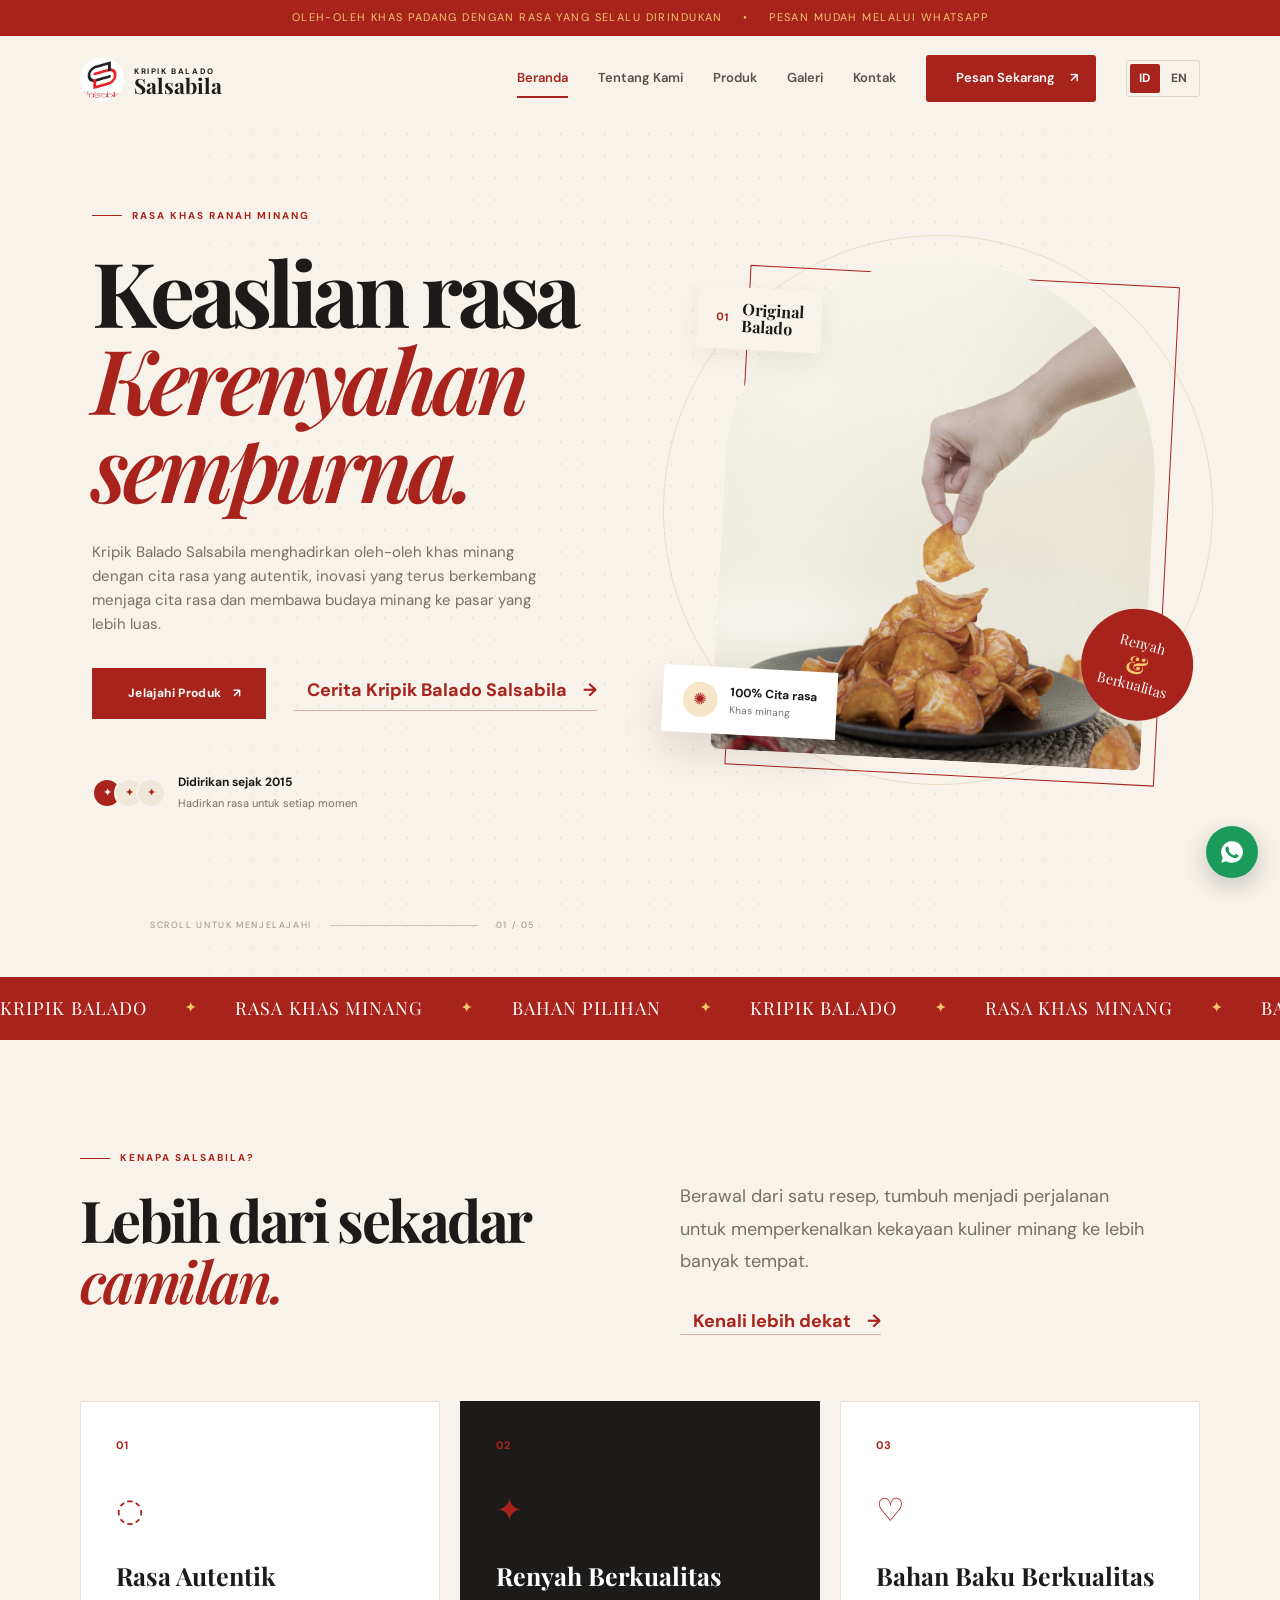
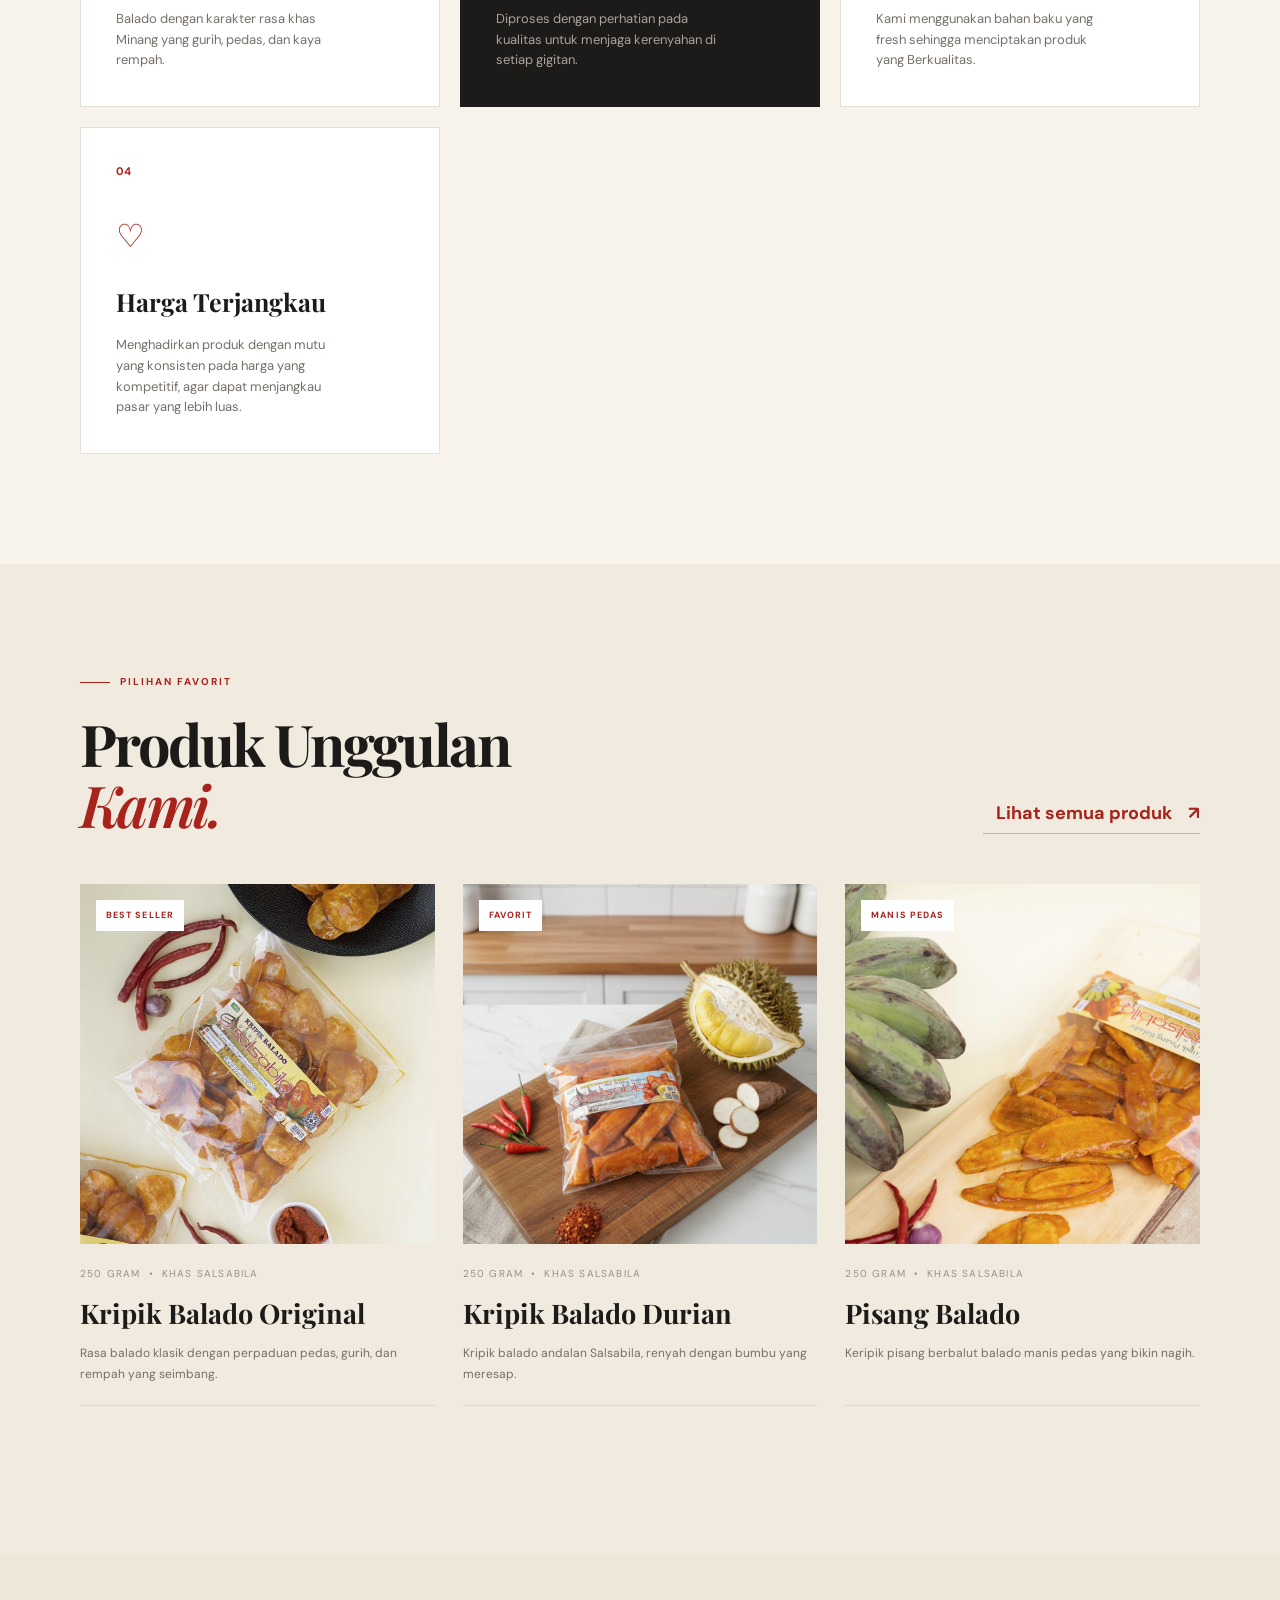
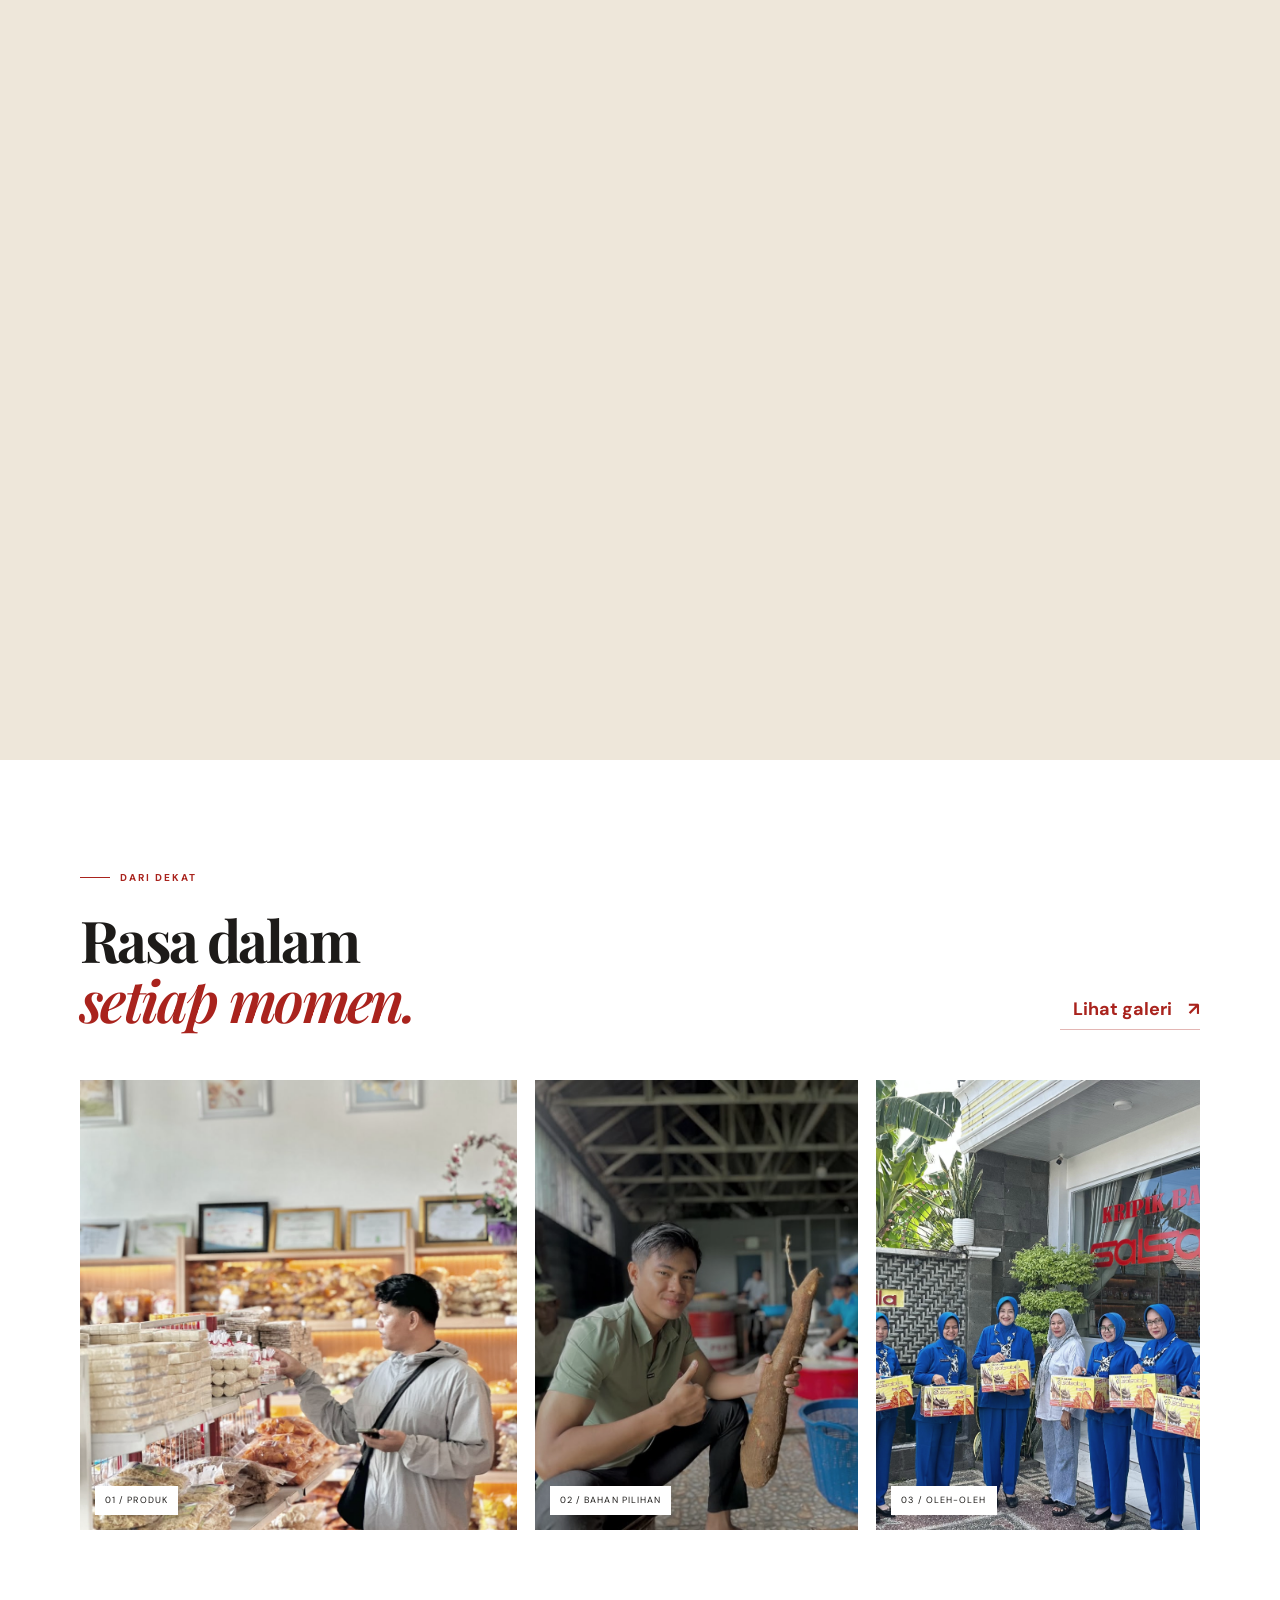
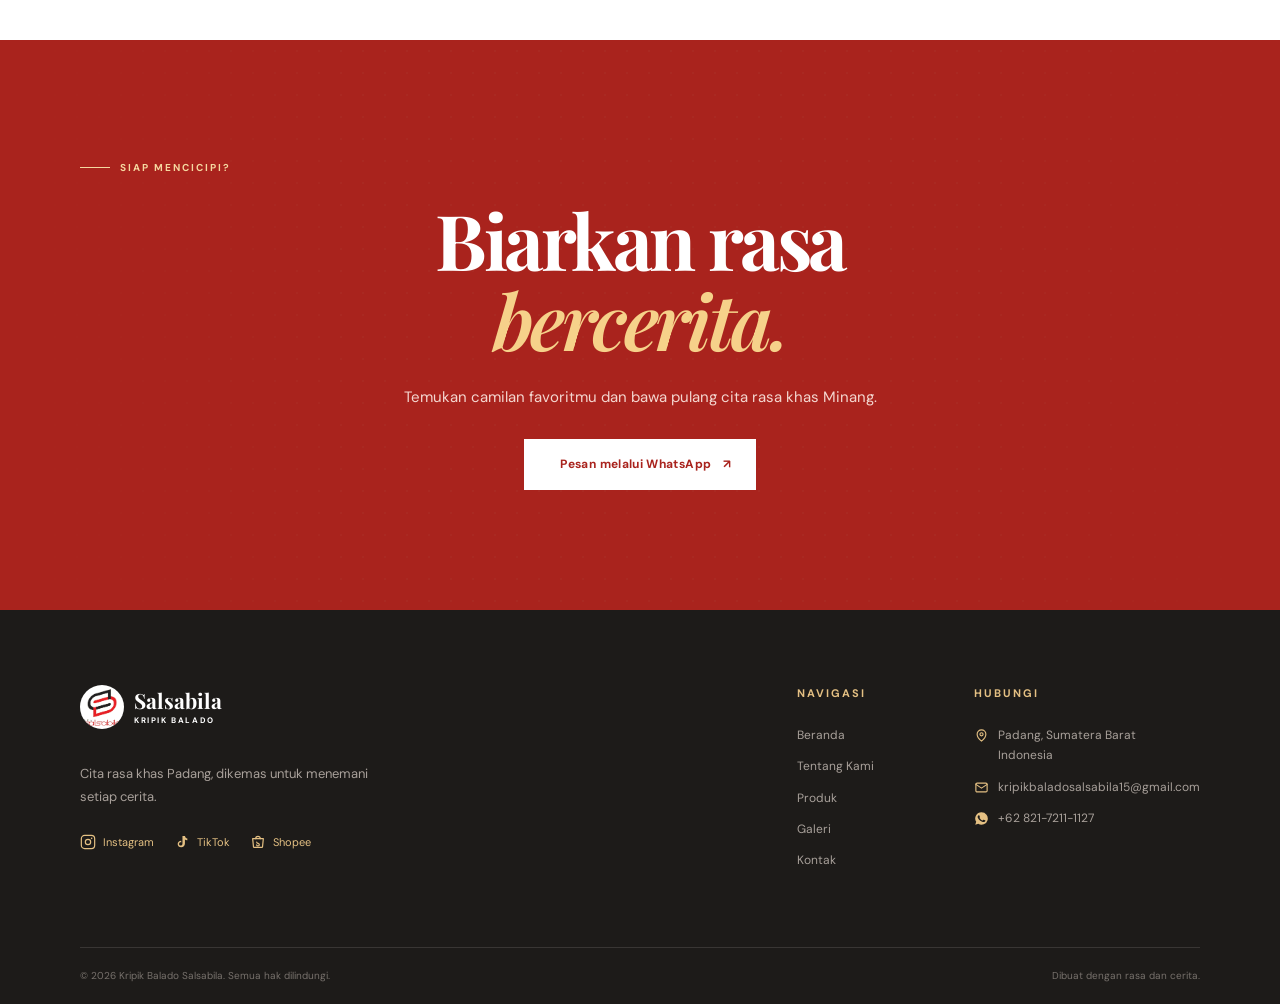
<file: index.html>
<!DOCTYPE html>
<html lang="id" data-i18n-title="index.title">

<head>
  <meta charset="UTF-8">
  <meta name="viewport" content="width=device-width, initial-scale=1.0">
  <meta name="description" content="Kripik Balado Salsabila - Cita rasa khas Padang, renyah, gurih, dan balado yang menggoda.">
  <title>Kripik Balado Salsabila | Cita Rasa Khas Padang</title>
  <link rel="icon" href="assets/images/logo.png">
  <link rel="preconnect" href="https://fonts.googleapis.com">
  <link rel="preconnect" href="https://fonts.gstatic.com" crossorigin>
  <link href="https://fonts.googleapis.com/css2?family=DM+Sans:wght@400;500;600;700&family=Playfair+Display:wght@600;700;800&display=swap" rel="stylesheet">
  <link rel="stylesheet" href="assets/css/style.css?v=7">
  <link rel="stylesheet" href="assets/css/components.css?v=7">
  <link rel="stylesheet" href="assets/css/responsive.css?v=7">
</head>

<body>
  <div class="announcement-bar">
    <span data-i18n="announce.home">Oleh-oleh khas Padang dengan rasa yang selalu dirindukan</span> <span>&bull;</span> <span data-i18n="announce.wa">Pesan mudah melalui WhatsApp</span>
  </div>

  <header class="site-header" id="siteHeader">
    <div class="container nav-wrapper">
      <a class="brand" href="index.html" aria-label="Kripik Balado Salsabila">
        <span class="brand-mark"><img src="assets/images/logo.png" alt="Logo Kripik Balado Salsabila"></span>
        <span class="brand-text"><small>KRIPIK BALADO</small><strong>Salsabila</strong></span>
      </a>
      <button class="nav-toggle" id="navToggle" aria-label="Buka menu" data-i18n-attr="aria-label:nav.toggle_aria" aria-expanded="false">
        <span></span><span></span><span></span>
      </button>
      <nav class="main-nav" id="mainNav">
        <a class="active" href="index.html" data-i18n="nav.beranda">Beranda</a>
        <a href="tentang.html" data-i18n="nav.tentang">Tentang Kami</a>
        <a href="produk.html" data-i18n="nav.produk">Produk</a>
        <a href="galeri.html" data-i18n="nav.galeri">Galeri</a>
        <a href="kontak.html" data-i18n="nav.kontak">Kontak</a>
        <a class="nav-cta" href="https://wa.me/6282172111127?text=Halo%20Kripik%20Balado%20Salsabila,%20saya%20ingin%20memesan%20produk." target="_blank" rel="noopener noreferrer"><span data-i18n="nav.cta">Pesan Sekarang</span> <span>&#8599;</span></a>
        <div class="lang-switch" data-lang-switch role="group" aria-label="Pilih bahasa" data-i18n-attr="aria-label:lang.aria">
          <button type="button" data-lang="id" aria-pressed="true">ID</button>
          <button type="button" data-lang="en" aria-pressed="false">EN</button>
        </div>
      </nav>
    </div>
  </header>

  <main class="page-fade">
    <!-- Hero -->
    <section class="hero section-pad">
      <div class="hero-pattern"></div>
      <div class="container hero-grid">
        <div class="hero-copy reveal">
          <div class="eyebrow"><span></span> <span data-i18n="home.hero.eyebrow">Rasa khas ranah Minang</span></div>
          <h1 data-i18n-html="home.hero.title">Keaslian rasa<br><em>Kerenyahan sempurna.</em></h1>
          <p class="hero-description" data-i18n="home.hero.desc">
            Kripik Balado Salsabila menghadirkan oleh-oleh khas minang dengan cita rasa yang autentik, inovasi yang terus berkembang
            menjaga cita rasa dan membawa budaya minang ke pasar yang lebih luas.
          </p>
          <div class="hero-actions">
            <a class="btn btn-primary" href="produk.html"><span data-i18n="home.hero.explore">Jelajahi Produk</span> <span>&#8599;</span></a>
            <a class="text-link" href="tentang.html"><span data-i18n="home.hero.story_link">Cerita Kripik Balado Salsabila</span> <span>&#8594;</span></a>
          </div>
          <div class="hero-proof">
            <div class="avatar-stack"><span>&#10022;</span><span>&#10022;</span><span>&#10022;</span></div>
            <div><strong data-i18n="home.hero.founded">Didirikan sejak 2015</strong><small data-i18n="home.hero.founded_sub">Hadirkan rasa untuk setiap momen</small></div>
          </div>
        </div>
        <div class="hero-visual reveal reveal-delay">
          <div class="hero-orbit orbit-one"></div>
          <div class="hero-orbit orbit-two"></div>
          <div class="hero-image-wrap">
            <div class="hero-label">
    <span>01</span>
    <strong data-i18n-html="home.hero.label_strong">Original<br>Balado</strong>
</div>

<img src="assets/images/produk/piring.JPG" alt="Kripik Balado Salsabila">

<div class="hero-sticker">
    <span data-i18n="home.hero.sticker1">Renyah</span>
    <strong>&amp;</strong>
    <span data-i18n="home.hero.sticker2">Berkualitas</span>
</div>
          <div class="floating-card">
            <span class="floating-icon">&#10042;</span>
            <div><strong data-i18n="home.hero.card_strong">100% Cita rasa</strong><small data-i18n="home.hero.card_sub">Khas minang</small></div>
          </div>
        </div>
      </div>
      <div class="hero-bottom container">
        <span data-i18n="home.hero.scroll">SCROLL UNTUK MENJELAJAHI</span>
        <span class="scroll-line"></span>
        <span>01 / 05</span>
      </div>
    </section>

    <!-- Marquee -->
    <section class="marquee-strip">
      <div class="marquee-track">
        <span>KRIPIK BALADO</span><b>&#10022;</b>
        <span>RASA KHAS MINANG</span><b>&#10022;</b>
        <span>BAHAN PILIHAN</span><b>&#10022;</b>
        <span>KRIPIK BALADO</span><b>&#10022;</b>
        <span>RASA KHAS MINANG</span><b>&#10022;</b>
        <span>BAHAN PILIHAN</span><b>&#10022;</b>
      </div>
    </section>

    <!-- Intro & fitur -->
    <section class="section-pad intro-section">
      <div class="container intro-grid">
        <div class="section-heading reveal">
          <div class="eyebrow"><span></span> <span data-i18n="home.intro.eyebrow">Kenapa Salsabila?</span></div>
          <h2 data-i18n-html="home.intro.title">Lebih dari sekadar<br><em>camilan.</em></h2>
        </div>
        <div class="intro-copy reveal reveal-delay">
          <p data-i18n="home.intro.copy">
            Berawal dari satu resep, tumbuh menjadi perjalanan untuk memperkenalkan kekayaan kuliner minang
            ke lebih banyak tempat.
          </p>
          <a class="text-link" href="tentang.html"><span data-i18n="home.intro.link">Kenali lebih dekat</span> <span>&#8594;</span></a>
        </div>
      </div>
      <div class="container feature-grid">
        <article class="feature-card reveal">
          <div class="feature-number">01</div>
          <div class="feature-icon">&#9676;</div>
          <h3 data-i18n="home.feature1.title">Rasa Autentik</h3>
          <p data-i18n="home.feature1.desc">Balado dengan karakter rasa khas Minang yang gurih, pedas, dan kaya rempah.</p>
        </article>
        <article class="feature-card feature-card-dark reveal reveal-delay">
          <div class="feature-number">02</div>
          <div class="feature-icon">&#10022;</div>
          <h3 data-i18n="home.feature2.title">Renyah Berkualitas</h3>
          <p data-i18n="home.feature2.desc">Diproses dengan perhatian pada kualitas untuk menjaga kerenyahan di setiap gigitan.</p>
        </article>
        <article class="feature-card reveal reveal-delay-2">
          <div class="feature-number">03</div>
          <div class="feature-icon">&#9825;</div>
          <h3 data-i18n="home.feature3.title">Bahan Baku Berkualitas</h3>
          <p data-i18n="home.feature3.desc">Kami menggunakan bahan baku yang fresh sehingga menciptakan produk yang Berkualitas.</p>
        </article>
        <article class="feature-card reveal reveal-delay-2">
          <div class="feature-number">04</div>
          <div class="feature-icon">&#9825;</div>
          <h3 data-i18n="home.feature4.title">Harga Terjangkau</h3>
          <p data-i18n="home.feature4.desc">Menghadirkan produk dengan mutu yang konsisten pada harga yang kompetitif, 
            agar dapat menjangkau pasar yang lebih luas.</p>
        </article>
      </div>
    </section>

    <!-- Produk unggulan -->
    <section class="section-pad products-section">
      <div class="container section-topline">
        <div>
          <div class="eyebrow"><span></span> <span data-i18n="home.products.eyebrow">Pilihan favorit</span></div>
          <h2 data-i18n-html="home.products.title">Produk Unggulan<br><em>Kami.</em></h2>
        </div>
        <a class="text-link" href="produk.html"><span data-i18n="home.products.link">Lihat semua produk</span> <span>&#8599;</span></a>
      </div>
      <div class="container product-grid home-products" id="featuredProducts"></div>
    </section>

    <!-- Cerita -->
    <section class="story-section section-pad">
      <div class="container story-grid">
        <div class="story-image reveal">
          <img src="assets/images/produk/kripikbaladoori.jpg" alt="Kripik balado original Salsabila">
          <span class="image-caption" data-i18n="home.story.caption">Dari rempah, menjadi cerita.</span>
        </div>
        <div class="story-copy reveal reveal-delay">
        
          <h2 data-i18n-html="home.story.title">Visi dan <em>misi.</em></h2>
          <p>

            <div class="eyebrow"><span></span> <span data-i18n="home.story.vision_label">Visi</span></div>
            <span data-i18n="home.story.vision">Membawa cita rasa Nusantara agar tetap
            terjaga dan berkembang, serta memberikan
            manfaat dan inspirasi bagi masyarakat luas.</span>
            <div class="eyebrow"><span></span> <span data-i18n="home.story.mission_label">Misi</span></div>
            <span data-i18n="home.story.mission1">1. Menghadirkan produk olahan khas
                    Indonesia dengan rasa dan kualitas yang
                    baik</span>
            <br>
            <span data-i18n="home.story.mission2">2. Melestarikan cita rasa tradisional melalui inovasi dan kemasan modern</span>
            <br>
            <span data-i18n="home.story.mission3">3. Memberdayakan masyarakat melalui peluang kerja dan kolaborasi</span>
            <br>
            <span data-i18n="home.story.mission4">4. Berkontribusi dalam memajukan produk lokal ke kancah nasional maupun internasional</span>
          </p>
          <a class="btn btn-outline" href="tentang.html"><span data-i18n="home.story.btn">Baca cerita kami</span> <span>&#8599;</span></a>
          <div class="story-signature">Kripik Balado Salsabila <small>Est. 2015</small></div>
        </div>
      </div>
    </section>

    <!-- Galeri preview -->
    <section class="section-pad gallery-preview">
      <div class="container section-topline">
        <div>
          <div class="eyebrow"><span></span> <span data-i18n="home.gallery.eyebrow">Dari dekat</span></div>
          <h2 data-i18n-html="home.gallery.title">Rasa dalam<br><em>setiap momen.</em></h2>
        </div>
        <a class="text-link" href="galeri.html"><span data-i18n="home.gallery.link">Lihat galeri</span> <span>&#8599;</span></a>
      </div>
      <div class="container gallery-grid">
        <a href="galeri.html" class="gallery-item gallery-large">
          <img src="assets/images/galeri/produkpilihan.jpeg" alt="Sajian kripik balado Salsabila">
          <span data-i18n="home.gallery.cap1">01 / Produk</span>
        </a>
        <a href="galeri.html" class="gallery-item">
          <img src="assets/images/galeri/bahanpilihan.jpeg" alt="Pisang balado Salsabila">
          <span data-i18n="home.gallery.cap2">02 / Bahan pilihan</span>
        </a>
        <a href="galeri.html" class="gallery-item">
          <img src="assets/images/galeri/oleholeh.jpeg" alt="Keripik bawang Salsabila">
          <span data-i18n="home.gallery.cap3">03 / Oleh-oleh</span>
        </a>
      </div>
    </section>

    <!-- CTA -->
    <section class="cta-section">
      <div class="cta-pattern"></div>
      <div class="container cta-content">
        <div class="eyebrow light"><span></span> <span data-i18n="home.cta.eyebrow">Siap mencicipi?</span></div>
        <h2 data-i18n-html="home.cta.title">Biarkan rasa<br><em>bercerita.</em></h2>
        <p data-i18n="home.cta.desc">Temukan camilan favoritmu dan bawa pulang cita rasa khas Minang.</p>
        <a class="btn btn-light" href="https://wa.me/6282172111127?text=Halo%20Kripik%20Balado%20Salsabila,%20saya%20ingin%20memesan%20produk." target="_blank" rel="noopener noreferrer"><span data-i18n="home.cta.btn">Pesan melalui WhatsApp</span> <span>&#8599;</span></a>
      </div>
    </section>
  </main>

  <footer class="site-footer">
    <div class="container footer-main">
      <div class="footer-brand">
        <a class="brand brand-light" href="index.html">
          <span class="brand-mark"><img src="assets/images/logo.png" alt="Logo Kripik Balado Salsabila"></span>
          <span class="brand-text"><strong>Salsabila</strong><small>KRIPIK BALADO</small></span>
        </a>
        <p data-i18n="footer.tagline">Cita rasa khas Padang, dikemas untuk menemani setiap cerita.</p>
        <div class="social-links">
          <a href="https://www.instagram.com/kripikbaladosalsabila/" target="_blank" rel="noopener noreferrer" aria-label="Instagram">
            <svg viewBox="0 0 24 24" fill="none" stroke="currentColor" stroke-width="1.8" stroke-linecap="round" stroke-linejoin="round"><rect x="2" y="2" width="20" height="20" rx="5"></rect><circle cx="12" cy="12" r="4"></circle><circle cx="17.5" cy="6.5" r="1.2" fill="currentColor" stroke="none"></circle></svg>
            Instagram
          </a>
          <a href="https://www.tiktok.com/@kripikbaladosalsabila15" target="_blank" rel="noopener noreferrer" aria-label="TikTok">
            <svg viewBox="0 0 24 24" fill="currentColor"><path d="M16.5 3c.3 2.1 1.5 3.6 3.5 3.9v2.4c-1.3.1-2.5-.2-3.6-.9v5.8c0 3.4-2.4 5.8-5.6 5.8-3 0-5.3-2.1-5.3-5 0-3 2.4-5.1 5.4-5v2.6c-.3-.1-.6-.1-.9-.1-1.4 0-2.4 1-2.4 2.4 0 1.5 1.1 2.5 2.5 2.5 1.5 0 2.6-1.1 2.6-3.1V3h3.4z"></path></svg>
            TikTok
          </a>
          <a href="https://shopee.co.id/kripikbaladosalsabila15" target="_blank" rel="noopener noreferrer" aria-label="Shopee">
            <svg viewBox="0 0 24 24" fill="none" stroke="currentColor" stroke-width="1.8" stroke-linecap="round" stroke-linejoin="round"><path d="M4 7h16l-1.2 12.2a1 1 0 0 1-1 .8H6.2a1 1 0 0 1-1-.8L4 7z"></path><path d="M8.5 7a3.5 3.5 0 0 1 7 0"></path><path d="M10 12c0 1.2 1 1.8 2 2.1s2 .9 2 2.1c0 1-.9 1.7-2 1.7s-2-.6-2-1.5"></path></svg>
            Shopee
          </a>
        </div>
      </div>
      <div class="footer-links">
        <div>
          <h4 data-i18n="footer.nav_title">Navigasi</h4>
          <a href="index.html" data-i18n="nav.beranda">Beranda</a>
          <a href="tentang.html" data-i18n="nav.tentang">Tentang Kami</a>
          <a href="produk.html" data-i18n="nav.produk">Produk</a>
          <a href="galeri.html" data-i18n="nav.galeri">Galeri</a>
          <a href="kontak.html" data-i18n="nav.kontak">Kontak</a>
        </div>
        <div>
          <h4 data-i18n="footer.contact_title">Hubungi</h4>
          <div class="footer-contact">
            <p>
              <svg viewBox="0 0 24 24" fill="none" stroke="currentColor" stroke-width="1.8" stroke-linecap="round" stroke-linejoin="round"><path d="M12 21s-7-5.5-7-11a7 7 0 0 1 14 0c0 5.5-7 11-7 11z"></path><circle cx="12" cy="10" r="2.5"></circle></svg>
              <span data-i18n-html="footer.location">Padang, Sumatera Barat<br>Indonesia</span>
            </p>
            <a href="mailto:kripikbaladosalsabila15@gmail.com">
              <svg viewBox="0 0 24 24" fill="none" stroke="currentColor" stroke-width="1.8" stroke-linecap="round" stroke-linejoin="round"><rect x="3" y="5" width="18" height="14" rx="2"></rect><path d="m3 7 9 6 9-6"></path></svg>
              <span>kripikbaladosalsabila15@gmail.com</span>
            </a>
            <a href="https://wa.me/6282172111127" target="_blank" rel="noopener noreferrer">
              <svg viewBox="0 0 24 24" fill="currentColor"><path d="M12 2a10 10 0 0 0-8.5 15.3L2 22l4.8-1.5A10 10 0 1 0 12 2zm5.8 14.2c-.2.7-1.4 1.3-2 1.4-.5.1-1.2.1-1.9-.1-.4-.1-1-.3-1.7-.6-3-1.3-4.9-4.3-5.1-4.5-.1-.2-1.2-1.5-1.2-2.9s.7-2 1-2.3c.2-.3.5-.3.7-.3h.5c.2 0 .4 0 .6.5l.8 2c.1.2.1.4 0 .5l-.4.5c-.2.2-.3.4-.1.7.2.3.9 1.4 1.9 2.3 1.3 1.1 2.3 1.5 2.6 1.6.3.1.5.1.7-.1l.7-.9c.2-.3.4-.2.7-.1l2 .9c.3.1.5.2.5.4.1.2.1.9-.1 1.3z"></path></svg>
              <span>+62 821-7211-1127</span>
            </a>
          </div>
        </div>
      </div>
    </div>
    <div class="container footer-bottom">
      <span>&copy; <span id="currentYear"></span> Kripik Balado Salsabila. <span data-i18n="footer.rights">Semua hak dilindungi.</span></span>
      <span data-i18n="footer.madewith">Dibuat dengan rasa dan cerita.</span>
    </div>
  </footer>

  <a class="floating-wa" href="https://wa.me/6282172111127?text=Halo%20Kripik%20Balado%20Salsabila%2C%20saya%20ingin%20bertanya." target="_blank" rel="noopener" aria-label="Chat WhatsApp">
    <svg viewBox="0 0 24 24" fill="currentColor" aria-hidden="true"><path d="M12 2a10 10 0 0 0-8.5 15.3L2 22l4.8-1.5A10 10 0 1 0 12 2zm5.8 14.2c-.2.7-1.4 1.3-2 1.4-.5.1-1.2.1-1.9-.1-.4-.1-1-.3-1.7-.6-3-1.3-4.9-4.3-5.1-4.5-.1-.2-1.2-1.5-1.2-2.9s.7-2 1-2.3c.2-.3.5-.3.7-.3h.5c.2 0 .4 0 .6.5l.8 2c.1.2.1.4 0 .5l-.4.5c-.2.2-.3.4-.1.7.2.3.9 1.4 1.9 2.3 1.3 1.1 2.3 1.5 2.6 1.6.3.1.5.1.7-.1l.7-.9c.2-.3.4-.2.7-.1l2 .9c.3.1.5.2.5.4.1.2.1.9-.1 1.3z"></path></svg><span data-i18n="floating.wa">Chat dengan kami</span>
  </a>

  <script src="assets/js/i18n.js?v=2"></script>
  <script src="assets/js/main.js?v=6"></script>
  <script src="assets/js/produk.js?v=7"></script>
</body>

</html>
</file>
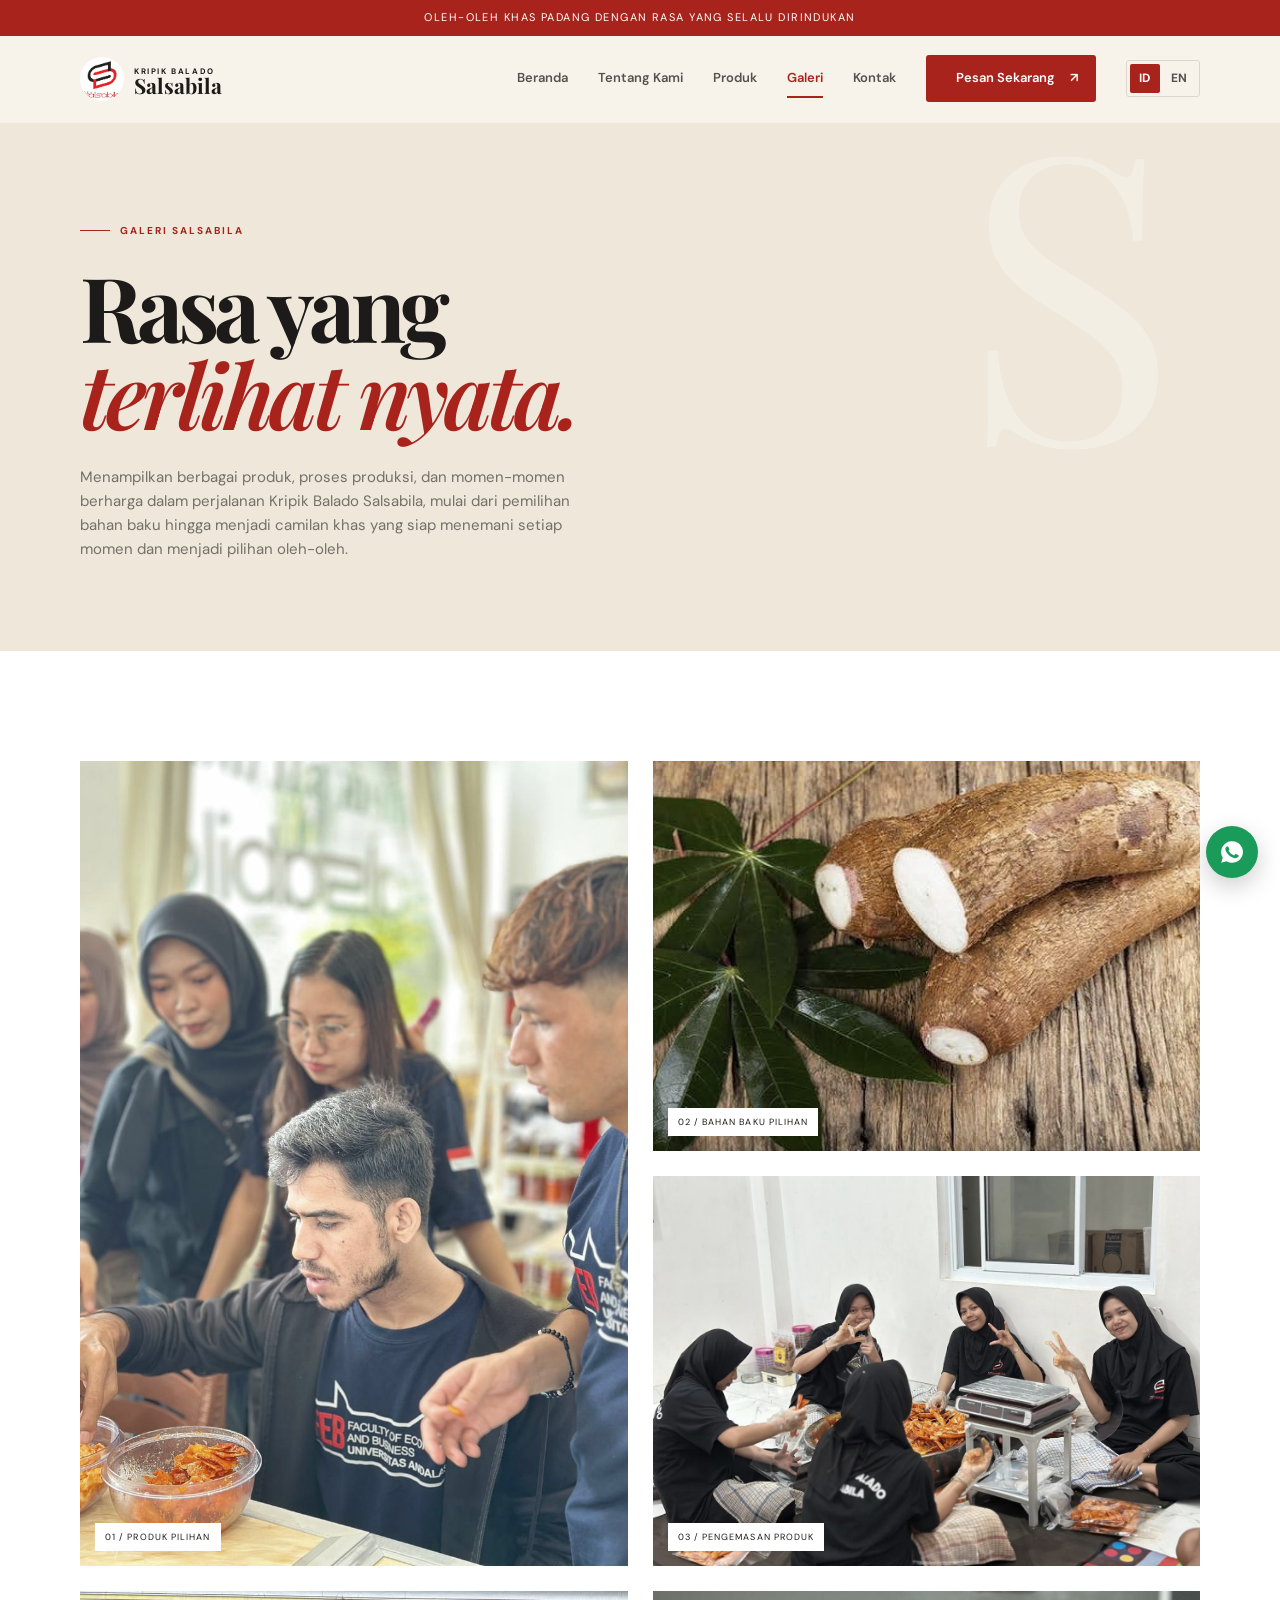
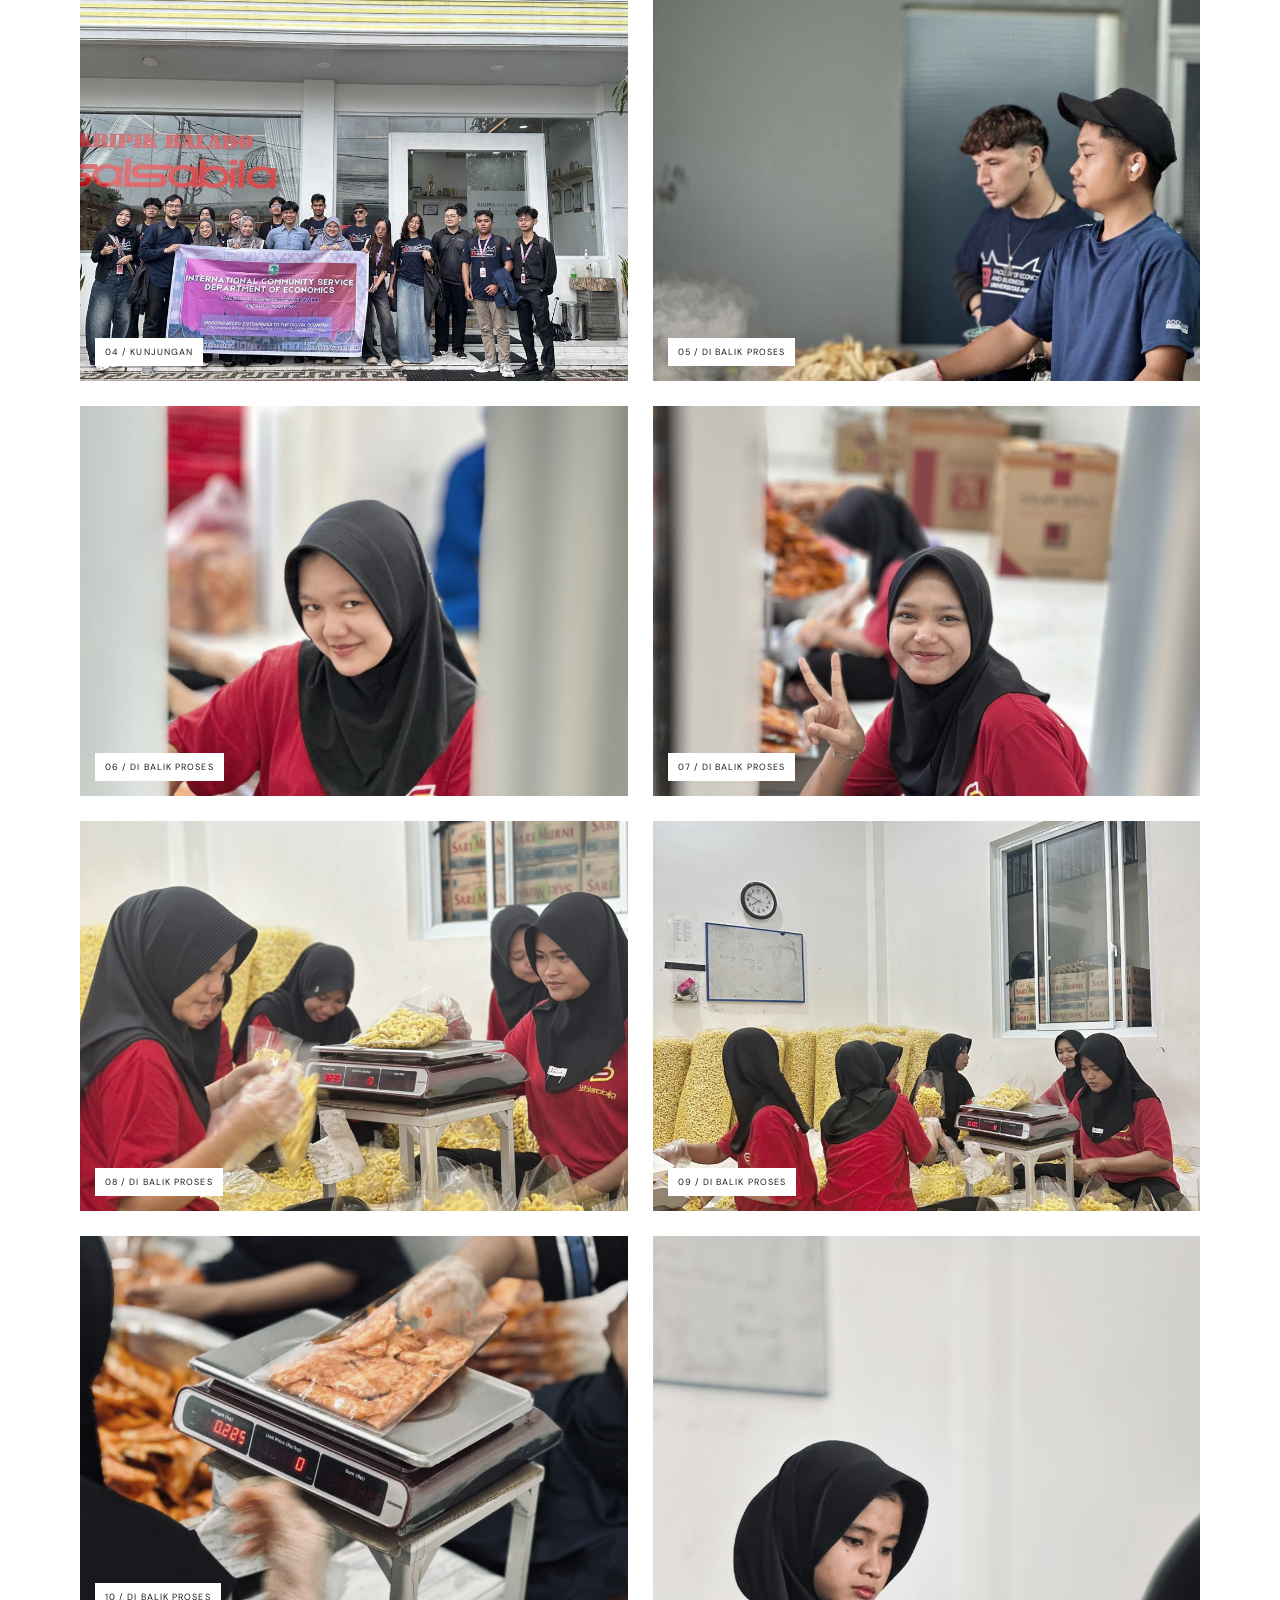
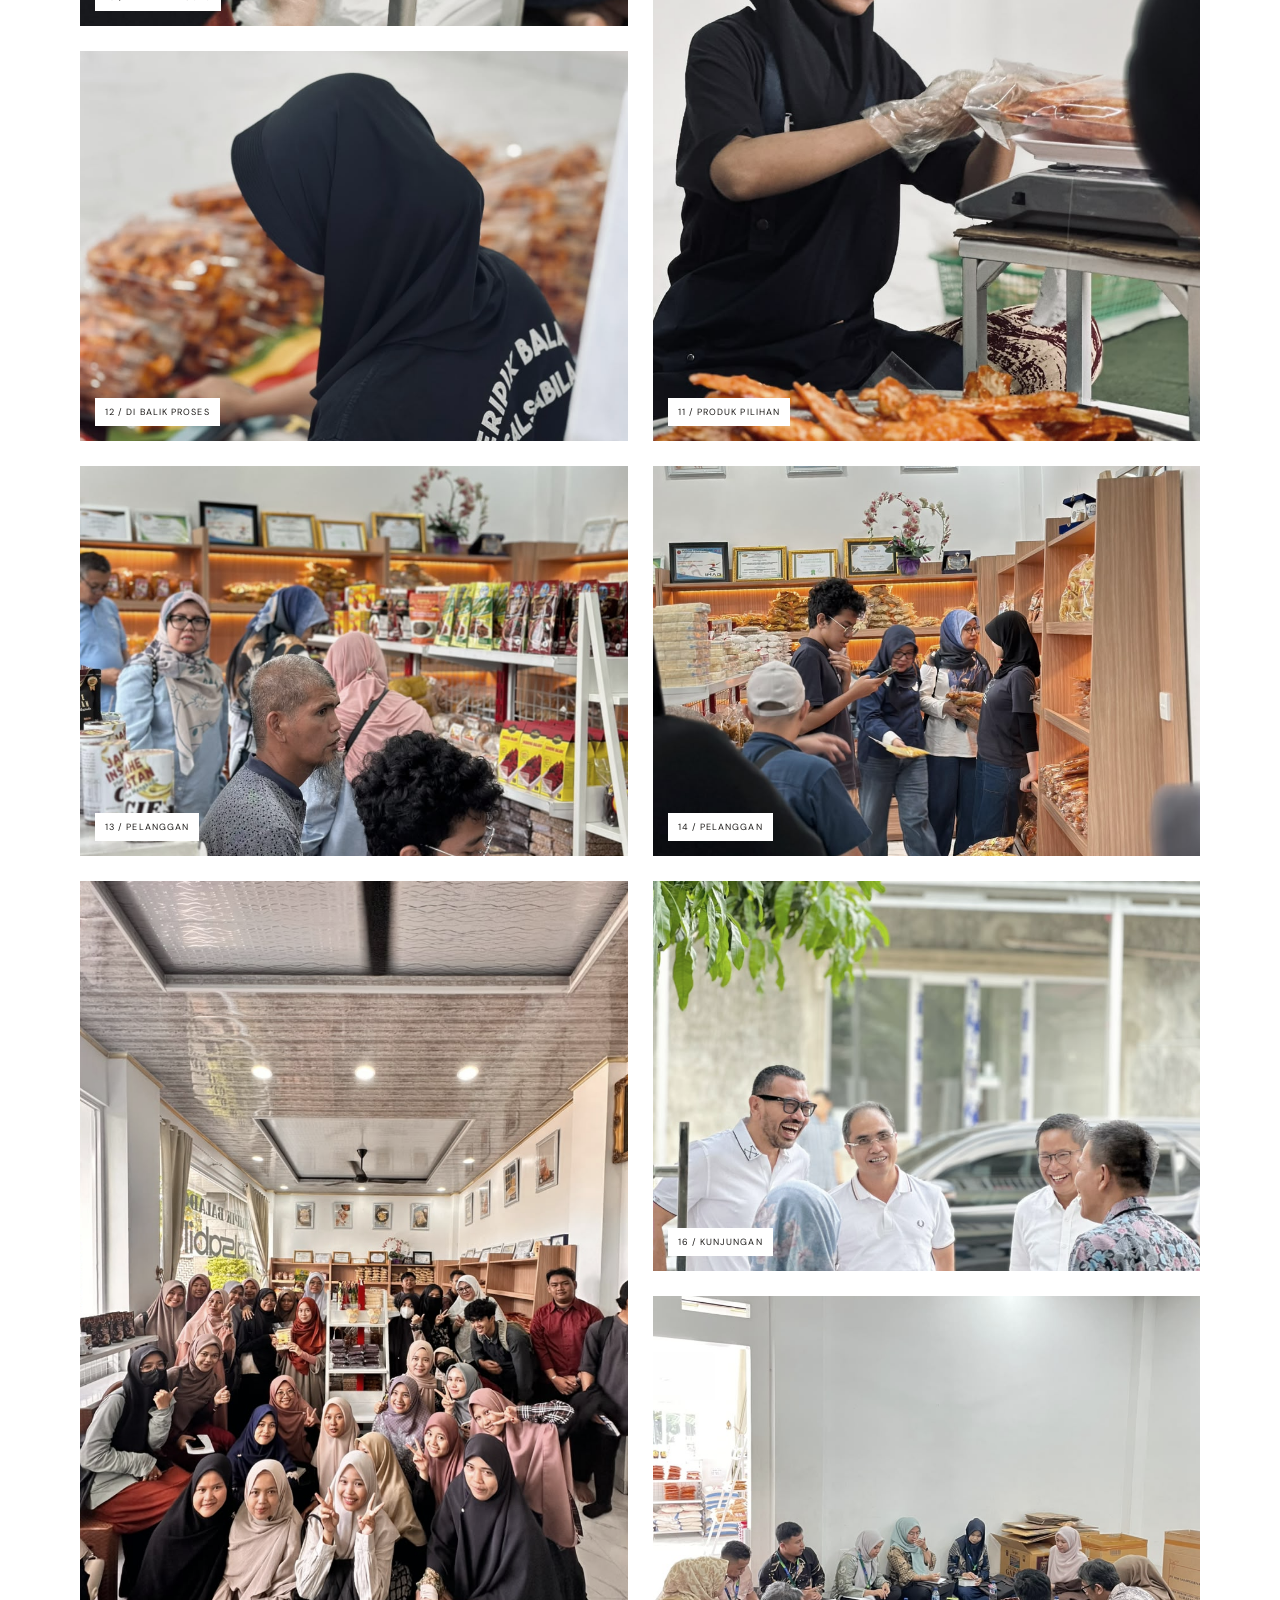
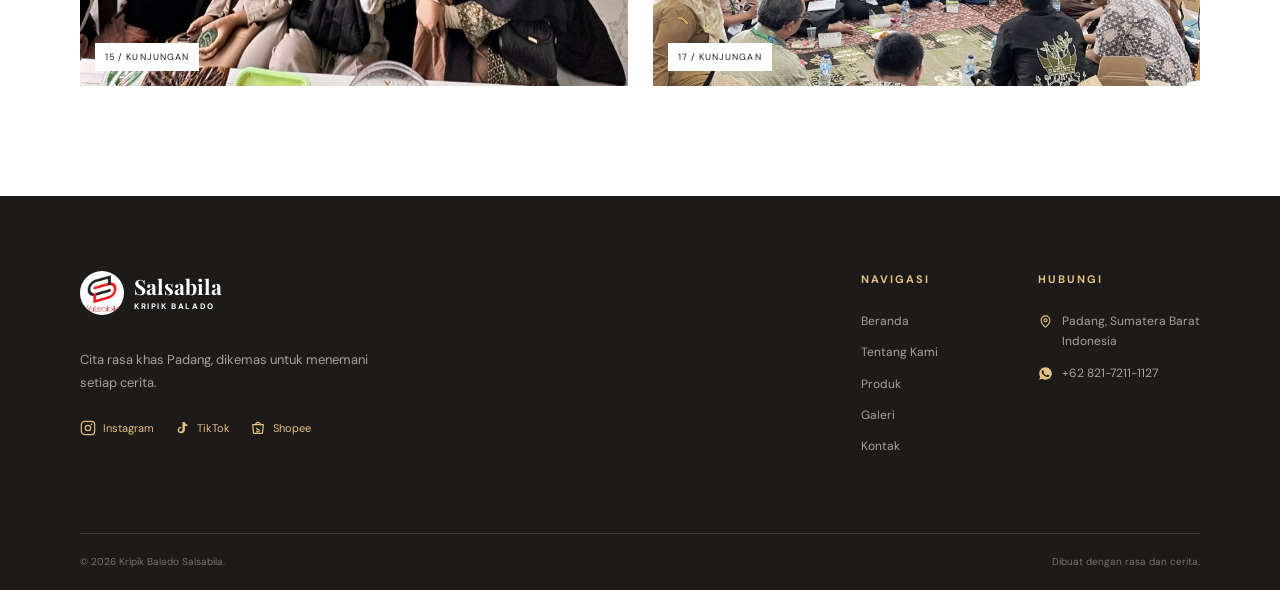
<file: galeri.html>
<!DOCTYPE html>
<html lang="id" data-i18n-title="galeri.title">

<head>
  <meta charset="UTF-8">
  <meta name="viewport" content="width=device-width, initial-scale=1.0">
  <meta name="description" content="Galeri produk, bahan, dan momen Kripik Balado Salsabila.">
  <title>Galeri | Kripik Balado Salsabila</title>
  <link rel="icon" href="assets/images/logo.png">
  <link rel="preconnect" href="https://fonts.googleapis.com">
  <link rel="preconnect" href="https://fonts.gstatic.com" crossorigin>
  <link href="https://fonts.googleapis.com/css2?family=DM+Sans:wght@400;500;600;700&family=Playfair+Display:wght@600;700;800&display=swap" rel="stylesheet">
  <link rel="stylesheet" href="assets/css/style.css?v=7">
  <link rel="stylesheet" href="assets/css/components.css?v=7">
  <link rel="stylesheet" href="assets/css/responsive.css?v=7">
</head>

<body>
  <div class="announcement-bar" data-i18n="announce.default">Oleh-oleh khas Padang dengan rasa yang selalu dirindukan</div>

  <header class="site-header" id="siteHeader">
    <div class="container nav-wrapper">
      <a class="brand" href="index.html" aria-label="Kripik Balado Salsabila">
        <span class="brand-mark"><img src="assets/images/logo.png" alt="Logo Kripik Balado Salsabila"></span>
        <span class="brand-text"><small>KRIPIK BALADO</small><strong>Salsabila</strong></span>
      </a>
      <button class="nav-toggle" id="navToggle" aria-label="Buka menu" data-i18n-attr="aria-label:nav.toggle_aria" aria-expanded="false">
        <span></span><span></span><span></span>
      </button>
      <nav class="main-nav" id="mainNav">
        <a href="index.html" data-i18n="nav.beranda">Beranda</a>
        <a href="tentang.html" data-i18n="nav.tentang">Tentang Kami</a>
        <a href="produk.html" data-i18n="nav.produk">Produk</a>
        <a class="active" href="galeri.html" data-i18n="nav.galeri">Galeri</a>
        <a href="kontak.html" data-i18n="nav.kontak">Kontak</a>
        <a class="nav-cta" href="https://wa.me/6282172111127?text=Halo%20Kripik%20Balado%20Salsabila,%20saya%20ingin%20memesan%20produk." target="_blank" rel="noopener noreferrer"><span data-i18n="nav.cta">Pesan Sekarang</span> <span>&#8599;</span></a>
        <div class="lang-switch" data-lang-switch role="group" aria-label="Pilih bahasa" data-i18n-attr="aria-label:lang.aria">
          <button type="button" data-lang="id" aria-pressed="true">ID</button>
          <button type="button" data-lang="en" aria-pressed="false">EN</button>
        </div>
      </nav>
    </div>
  </header>

  <main class="page-fade">
    <section class="page-hero">
      <div class="container">
        <div class="eyebrow"><span></span> <span data-i18n="galeri.hero.eyebrow">Galeri Salsabila</span></div>
        <h1 data-i18n-html="galeri.hero.title">Rasa yang<br><em>terlihat nyata.</em></h1>
        <p data-i18n="galeri.hero.desc">Menampilkan berbagai produk, proses produksi, 
          dan momen-momen berharga dalam perjalanan Kripik Balado Salsabila, 
          mulai dari pemilihan bahan baku hingga menjadi camilan khas yang siap menemani setiap momen 
          dan menjadi pilihan oleh-oleh.</p>
      </div>
    </section>

    <section class="section-pad gallery-page">
      <div class="container full-gallery-grid">
        <figure class="gallery-item gallery-large reveal">
          <img src="assets/images/galeri/produkpilihan.jpg" alt="Kripik balado Salsabila">
          <figcaption data-i18n="galeri.cap1">01 / Produk pilihan</figcaption>
        </figure>
        <figure class="gallery-item reveal">
          <img src="assets/images/galeri/singkong.jpg" alt="Karak kaliang khas Minang">
          <figcaption data-i18n="galeri.cap2">02 / Bahan baku pilihan</figcaption>
        </figure>
        <figure class="gallery-item reveal reveal-delay">
          <img src="assets/images/galeri/pengemasan.jpg" alt="Keripik keju Salsabila">
          <figcaption data-i18n="galeri.cap3">03 / Pengemasan produk </figcaption>
        </figure>
        <figure class="gallery-item reveal">
          <img src="assets/images/galeri/kunjungan.jpg" alt="Kripik asin gurih Salsabila">
          <figcaption data-i18n="galeri.cap4">04 / Kunjungan</figcaption>
        </figure>
        <figure class="gallery-item reveal reveal-delay">
          <img src="assets/images/galeri/menggoreng.jpg" alt="Produk Kripik Balado Salsabila">
          <figcaption data-i18n="galeri.cap5">05 / Di balik proses</figcaption>
        </figure>

        <figure class="gallery-item reveal reveal-delay">
          <img src="assets/images/galeri/6.jpeg" alt="Produk Kripik Balado Salsabila">
          <figcaption data-i18n="galeri.cap6">06/ Di balik proses</figcaption>
        </figure>
        <figure class="gallery-item reveal reveal-delay">
          <img src="assets/images/galeri/7.jpeg" alt="Produk Kripik Balado Salsabila">
          <figcaption data-i18n="galeri.cap7">07 / Di balik proses</figcaption>
        </figure>
        <figure class="gallery-item reveal reveal-delay">
          <img src="assets/images/galeri/8.jpeg" alt="Produk Kripik Balado Salsabila">
          <figcaption data-i18n="galeri.cap8">08 / Di balik proses</figcaption>
        </figure>
        <figure class="gallery-item reveal reveal-delay">
          <img src="assets/images/galeri/9.jpeg" alt="Produk Kripik Balado Salsabila">
          <figcaption data-i18n="galeri.cap9">09 / Di balik proses</figcaption>
        </figure>
        <figure class="gallery-item reveal reveal-delay">
          <img src="assets/images/galeri/10.jpeg" alt="Produk Kripik Balado Salsabila">
          <figcaption data-i18n="galeri.cap10">10 / Di balik proses</figcaption>
        </figure>
        <figure class="gallery-item gallery-large reveal">
          <img src="assets/images/galeri/11.jpeg" alt="Kripik balado Salsabila">
          <figcaption data-i18n="galeri.cap11">11 / Produk pilihan</figcaption>
        </figure>
        <figure class="gallery-item reveal reveal-delay">
          <img src="assets/images/galeri/12.jpeg" alt="Produk Kripik Balado Salsabila">
          <figcaption data-i18n="galeri.cap12">12 / Di balik proses</figcaption>
        </figure>
        <figure class="gallery-item reveal reveal-delay">
          <img src="assets/images/galeri/13.jpeg" alt="Produk Kripik Balado Salsabila">
          <figcaption data-i18n="galeri.cap13">13 / Pelanggan </figcaption>
        </figure>
        <figure class="gallery-item reveal reveal-delay">
          <img src="assets/images/galeri/14.jpeg" alt="Produk Kripik Balado Salsabila">
          <figcaption data-i18n="galeri.cap14">14 / Pelanggan </figcaption>
        </figure>
        <figure class="gallery-item gallery-large reveal">
          <img src="assets/images/galeri/15.jpeg" alt="Produk Kripik Balado Salsabila">
          <figcaption data-i18n="galeri.cap15">15/ Kunjungan</figcaption>
        </figure>
        <figure class="gallery-item reveal reveal-delay">
          <img src="assets/images/galeri/16.jpeg" alt="Produk Kripik Balado Salsabila">
          <figcaption data-i18n="galeri.cap16">16 / Kunjungan</figcaption>
        </figure>
         <figure class="gallery-item reveal reveal-delay">
          <img src="assets/images/galeri/17.jpeg" alt="Produk Kripik Balado Salsabila">
          <figcaption data-i18n="galeri.cap17">17 / Kunjungan</figcaption>
        </figure>
        
      </div>
    </section>
  </main>

  <footer class="site-footer">
    <div class="container footer-main">
      <div class="footer-brand">
        <a class="brand brand-light" href="index.html">
          <span class="brand-mark"><img src="assets/images/logo.png" alt="Logo Kripik Balado Salsabila"></span>
          <span class="brand-text"><strong>Salsabila</strong><small>KRIPIK BALADO</small></span>
        </a>
        <p data-i18n="footer.tagline">Cita rasa khas Padang, dikemas untuk menemani setiap cerita.</p>
        <div class="social-links">
          <a href="https://www.instagram.com/kripikbaladosalsabila/" target="_blank" rel="noopener noreferrer" aria-label="Instagram">
            <svg viewBox="0 0 24 24" fill="none" stroke="currentColor" stroke-width="1.8" stroke-linecap="round" stroke-linejoin="round"><rect x="2" y="2" width="20" height="20" rx="5"></rect><circle cx="12" cy="12" r="4"></circle><circle cx="17.5" cy="6.5" r="1.2" fill="currentColor" stroke="none"></circle></svg>
            Instagram
          </a>
          <a href="https://www.tiktok.com/@kripikbaladosalsabila15" target="_blank" rel="noopener noreferrer" aria-label="TikTok">
            <svg viewBox="0 0 24 24" fill="currentColor"><path d="M16.5 3c.3 2.1 1.5 3.6 3.5 3.9v2.4c-1.3.1-2.5-.2-3.6-.9v5.8c0 3.4-2.4 5.8-5.6 5.8-3 0-5.3-2.1-5.3-5 0-3 2.4-5.1 5.4-5v2.6c-.3-.1-.6-.1-.9-.1-1.4 0-2.4 1-2.4 2.4 0 1.5 1.1 2.5 2.5 2.5 1.5 0 2.6-1.1 2.6-3.1V3h3.4z"></path></svg>
            TikTok
          </a>
          <a href="https://shopee.co.id/kripikbaladosalsabila15" target="_blank" rel="noopener noreferrer" aria-label="Shopee">
            <svg viewBox="0 0 24 24" fill="none" stroke="currentColor" stroke-width="1.8" stroke-linecap="round" stroke-linejoin="round"><path d="M4 7h16l-1.2 12.2a1 1 0 0 1-1 .8H6.2a1 1 0 0 1-1-.8L4 7z"></path><path d="M8.5 7a3.5 3.5 0 0 1 7 0"></path><path d="M10 12c0 1.2 1 1.8 2 2.1s2 .9 2 2.1c0 1-.9 1.7-2 1.7s-2-.6-2-1.5"></path></svg>
            Shopee
          </a>
        </div>
      </div>
      <div class="footer-links">
        <div>
          <h4 data-i18n="footer.nav_title">Navigasi</h4>
          <a href="index.html" data-i18n="nav.beranda">Beranda</a>
          <a href="tentang.html" data-i18n="nav.tentang">Tentang Kami</a>
          <a href="produk.html" data-i18n="nav.produk">Produk</a>
          <a href="galeri.html" data-i18n="nav.galeri">Galeri</a>
          <a href="kontak.html" data-i18n="nav.kontak">Kontak</a>
        </div>
        <div>
          <h4 data-i18n="footer.contact_title">Hubungi</h4>
          <div class="footer-contact">
            <p>
              <svg viewBox="0 0 24 24" fill="none" stroke="currentColor" stroke-width="1.8" stroke-linecap="round" stroke-linejoin="round"><path d="M12 21s-7-5.5-7-11a7 7 0 0 1 14 0c0 5.5-7 11-7 11z"></path><circle cx="12" cy="10" r="2.5"></circle></svg>
              <span data-i18n-html="footer.location">Padang, Sumatera Barat<br>Indonesia</span>
            </p>
            <a href="https://wa.me/6282172111127" target="_blank" rel="noopener noreferrer">
              <svg viewBox="0 0 24 24" fill="currentColor"><path d="M12 2a10 10 0 0 0-8.5 15.3L2 22l4.8-1.5A10 10 0 1 0 12 2zm5.8 14.2c-.2.7-1.4 1.3-2 1.4-.5.1-1.2.1-1.9-.1-.4-.1-1-.3-1.7-.6-3-1.3-4.9-4.3-5.1-4.5-.1-.2-1.2-1.5-1.2-2.9s.7-2 1-2.3c.2-.3.5-.3.7-.3h.5c.2 0 .4 0 .6.5l.8 2c.1.2.1.4 0 .5l-.4.5c-.2.2-.3.4-.1.7.2.3.9 1.4 1.9 2.3 1.3 1.1 2.3 1.5 2.6 1.6.3.1.5.1.7-.1l.7-.9c.2-.3.4-.2.7-.1l2 .9c.3.1.5.2.5.4.1.2.1.9-.1 1.3z"></path></svg>
              <span>+62 821-7211-1127</span>
            </a>
          </div>
        </div>
      </div>
    </div>
    <div class="container footer-bottom">
      <span>&copy; <span id="currentYear"></span> Kripik Balado Salsabila.</span>
      <span data-i18n="footer.madewith">Dibuat dengan rasa dan cerita.</span>
    </div>
  </footer>

  <a class="floating-wa" href="https://wa.me/6282172111127?text=Halo%20Kripik%20Balado%20Salsabila%2C%20saya%20ingin%20bertanya." target="_blank" rel="noopener" aria-label="Chat WhatsApp">
    <svg viewBox="0 0 24 24" fill="currentColor" aria-hidden="true"><path d="M12 2a10 10 0 0 0-8.5 15.3L2 22l4.8-1.5A10 10 0 1 0 12 2zm5.8 14.2c-.2.7-1.4 1.3-2 1.4-.5.1-1.2.1-1.9-.1-.4-.1-1-.3-1.7-.6-3-1.3-4.9-4.3-5.1-4.5-.1-.2-1.2-1.5-1.2-2.9s.7-2 1-2.3c.2-.3.5-.3.7-.3h.5c.2 0 .4 0 .6.5l.8 2c.1.2.1.4 0 .5l-.4.5c-.2.2-.3.4-.1.7.2.3.9 1.4 1.9 2.3 1.3 1.1 2.3 1.5 2.6 1.6.3.1.5.1.7-.1l.7-.9c.2-.3.4-.2.7-.1l2 .9c.3.1.5.2.5.4.1.2.1.9-.1 1.3z"></path></svg><span data-i18n="floating.wa">Chat dengan kami</span>
  </a>

  <script src="assets/js/i18n.js?v=2"></script>
  <script src="assets/js/main.js?v=6"></script>
</body>

</html>
</file>
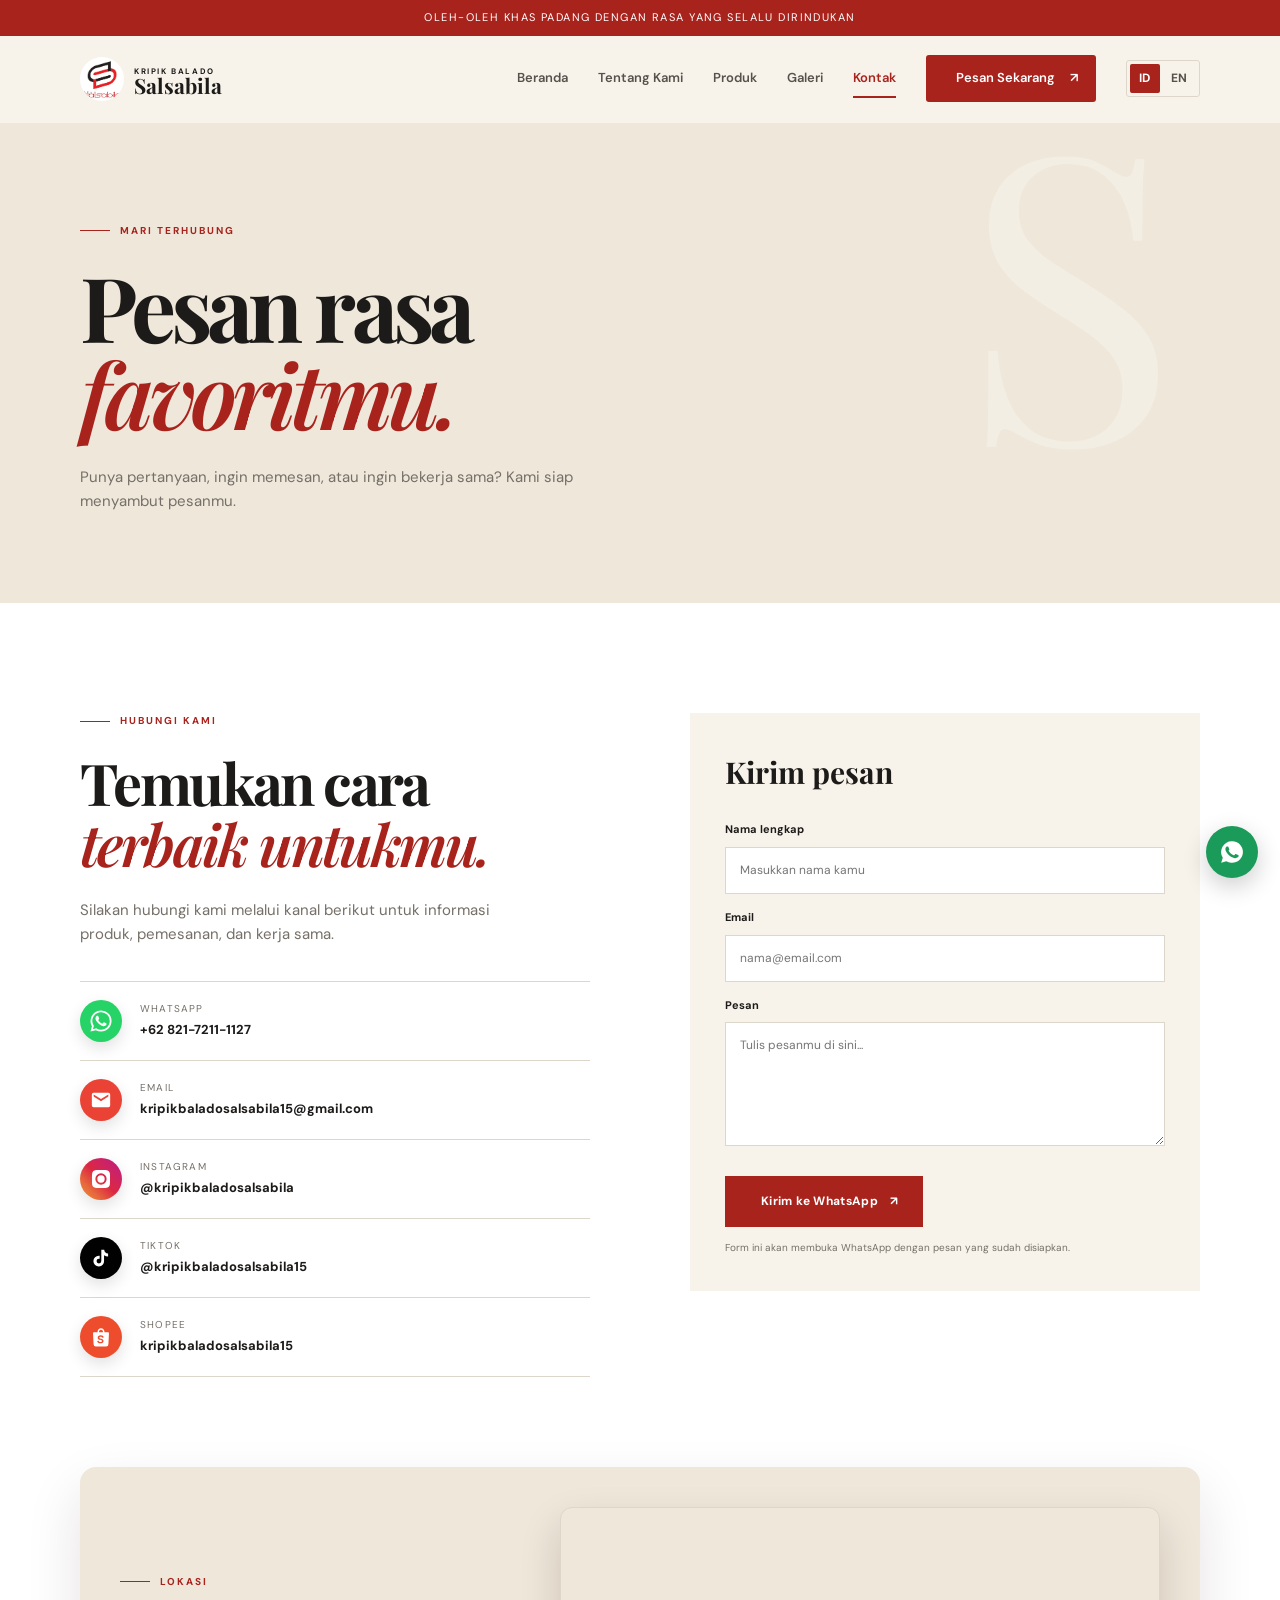
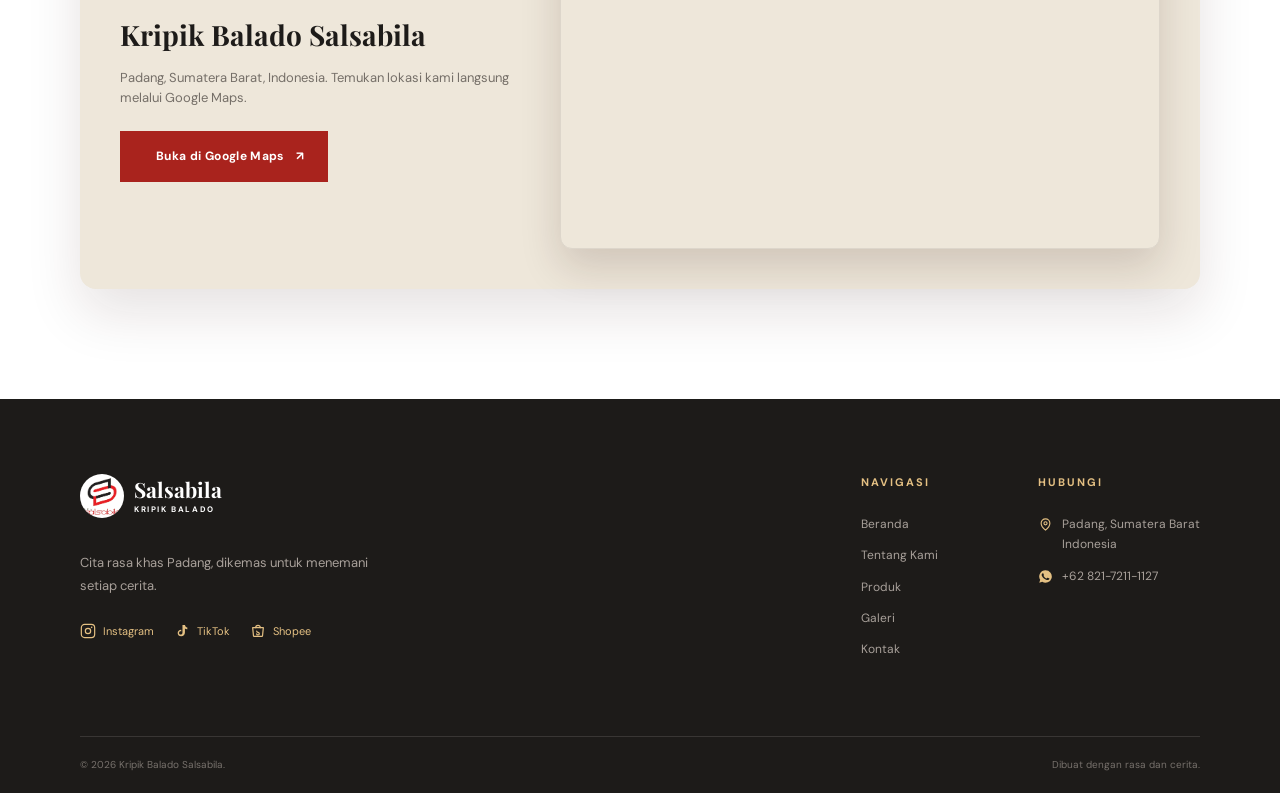
<file: kontak.html>
<!DOCTYPE html>
<html lang="id" data-i18n-title="kontak.title">

<head>
  <meta charset="UTF-8">
  <meta name="viewport" content="width=device-width, initial-scale=1.0">
  <meta name="description" content="Hubungi Kripik Balado Salsabila untuk pemesanan dan kerja sama.">
  <title>Kontak | Kripik Balado Salsabila</title>
  <link rel="icon" href="assets/images/logo.png">
  <link rel="preconnect" href="https://fonts.googleapis.com">
  <link rel="preconnect" href="https://fonts.gstatic.com" crossorigin>
  <link href="https://fonts.googleapis.com/css2?family=DM+Sans:wght@400;500;600;700&family=Playfair+Display:wght@600;700;800&display=swap" rel="stylesheet">
  <link rel="stylesheet" href="assets/css/style.css?v=7">
  <link rel="stylesheet" href="assets/css/components.css?v=7">
  <link rel="stylesheet" href="assets/css/responsive.css?v=7">
</head>

<body>
  <div class="announcement-bar" data-i18n="announce.default">Oleh-oleh khas Padang dengan rasa yang selalu dirindukan</div>

  <header class="site-header" id="siteHeader">
    <div class="container nav-wrapper">
      <a class="brand" href="index.html" aria-label="Kripik Balado Salsabila">
        <span class="brand-mark"><img src="assets/images/logo.png" alt="Logo Kripik Balado Salsabila"></span>
        <span class="brand-text"><small>KRIPIK BALADO</small><strong>Salsabila</strong></span>
      </a>
      <button class="nav-toggle" id="navToggle" aria-label="Buka menu" data-i18n-attr="aria-label:nav.toggle_aria" aria-expanded="false">
        <span></span><span></span><span></span>
      </button>
      <nav class="main-nav" id="mainNav">
        <a href="index.html" data-i18n="nav.beranda">Beranda</a>
        <a href="tentang.html" data-i18n="nav.tentang">Tentang Kami</a>
        <a href="produk.html" data-i18n="nav.produk">Produk</a>
        <a href="galeri.html" data-i18n="nav.galeri">Galeri</a>
        <a class="active" href="kontak.html" data-i18n="nav.kontak">Kontak</a>
        <a class="nav-cta" href="https://wa.me/6282172111127?text=Halo%20Kripik%20Balado%20Salsabila,%20saya%20ingin%20memesan%20produk." target="_blank" rel="noopener noreferrer"><span data-i18n="nav.cta">Pesan Sekarang</span> <span>&#8599;</span></a>
        <div class="lang-switch" data-lang-switch role="group" aria-label="Pilih bahasa" data-i18n-attr="aria-label:lang.aria">
          <button type="button" data-lang="id" aria-pressed="true">ID</button>
          <button type="button" data-lang="en" aria-pressed="false">EN</button>
        </div>
      </nav>
    </div>
  </header>

  <main class="page-fade">
    <section class="page-hero">
      <div class="container">
        <div class="eyebrow"><span></span> <span data-i18n="kontak.hero.eyebrow">Mari terhubung</span></div>
        <h1 data-i18n-html="kontak.hero.title">Pesan rasa<br><em>favoritmu.</em></h1>
        <p data-i18n="kontak.hero.desc">Punya pertanyaan, ingin memesan, atau ingin bekerja sama? Kami siap menyambut pesanmu.</p>
      </div>
    </section>

    <section class="section-pad contact-section">
      <div class="container contact-grid">
        <div class="contact-info reveal">
          <div class="eyebrow"><span></span> <span data-i18n="kontak.info.eyebrow">Hubungi kami</span></div>
          <h2 data-i18n-html="kontak.info.title">Temukan cara<br><em>terbaik untukmu.</em></h2>
          <p data-i18n="kontak.info.desc">Silakan hubungi kami melalui kanal berikut untuk informasi produk, pemesanan, dan kerja sama.</p>
          <div class="contact-list">
            <a href="https://wa.me/6282172111127?text=Halo%20Kripik%20Balado%20Salsabila,%20saya%20ingin%20memesan%20produk." target="_blank" rel="noopener noreferrer">
              <span class="contact-symbol brand-wa">
                <svg viewBox="0 0 24 24" aria-hidden="true"><path fill="currentColor" d="M17.47 14.38c-.3-.15-1.76-.87-2.03-.97-.27-.1-.47-.15-.67.15-.2.3-.77.97-.94 1.17-.17.2-.35.22-.65.07-.3-.15-1.26-.46-2.4-1.48-.89-.79-1.49-1.77-1.66-2.07-.17-.3-.02-.46.13-.61.14-.14.3-.35.45-.53.15-.18.2-.3.3-.5.1-.2.05-.38-.02-.53-.08-.15-.67-1.62-.92-2.22-.24-.58-.49-.5-.67-.51-.17-.01-.37-.01-.57-.01-.2 0-.53.07-.8.38-.27.3-1.05 1.02-1.05 2.49 0 1.47 1.07 2.89 1.22 3.09.15.2 2.1 3.2 5.08 4.49.71.31 1.26.49 1.69.63.71.23 1.36.19 1.87.12.57-.09 1.76-.72 2.01-1.41.25-.69.25-1.29.17-1.41-.07-.12-.27-.2-.57-.35zM12.04 21.5h-.01a9.5 9.5 0 0 1-4.84-1.33l-.35-.2-3.6.94.96-3.51-.23-.36a9.46 9.46 0 0 1-1.45-5.05c0-5.24 4.27-9.5 9.52-9.5 2.54 0 4.93.99 6.73 2.79a9.45 9.45 0 0 1 2.78 6.72c0 5.24-4.27 9.5-9.52 9.5zm8.1-17.6A11.42 11.42 0 0 0 12.04.55C5.7.55.55 5.7.55 12.04c0 2.02.53 3.99 1.53 5.73L.5 23.5l5.87-1.54a11.44 11.44 0 0 0 5.66 1.44h.01c6.34 0 11.49-5.15 11.49-11.49 0-3.07-1.2-5.96-3.39-8.13z"/></svg>
              </span>
              <span><small>WhatsApp</small><strong>+62 821-7211-1127</strong></span>
            </a>
            <a href="mailto:kripikbaladosalsabila15@gmail.com">
              <span class="contact-symbol brand-email">
                <svg viewBox="0 0 24 24" aria-hidden="true"><path fill="currentColor" d="M20 4H4a2 2 0 0 0-2 2v12a2 2 0 0 0 2 2h16a2 2 0 0 0 2-2V6a2 2 0 0 0-2-2zm0 4.24-8 5-8-5V6l8 5 8-5v2.24z"/></svg>
              </span>
              <span><small>Email</small><strong>kripikbaladosalsabila15@gmail.com</strong></span>
            </a>
            <a href="https://www.instagram.com/kripikbaladosalsabila/" target="_blank" rel="noopener noreferrer">
              <span class="contact-symbol brand-ig">
                <svg viewBox="0 0 24 24" aria-hidden="true"><path fill="currentColor" d="M12 2.16c3.2 0 3.58.01 4.85.07 1.17.05 1.8.25 2.23.41.56.22.96.48 1.38.9.42.42.68.82.9 1.38.16.42.36 1.06.41 2.23.06 1.27.07 1.65.07 4.85s-.01 3.58-.07 4.85c-.05 1.17-.25 1.8-.41 2.23-.22.56-.48.96-.9 1.38-.42.42-.82.68-1.38.9-.42.16-1.06.36-2.23.41-1.27.06-1.65.07-4.85.07s-3.58-.01-4.85-.07c-1.17-.05-1.8-.25-2.23-.41a3.72 3.72 0 0 1-1.38-.9 3.72 3.72 0 0 1-.9-1.38c-.16-.42-.36-1.06-.41-2.23C2.17 15.58 2.16 15.2 2.16 12s.01-3.58.07-4.85c.05-1.17.25-1.8.41-2.23.22-.56.48-.96.9-1.38.42-.42.82-.68 1.38-.9.42-.16 1.06-.36 2.23-.41C8.42 2.17 8.8 2.16 12 2.16zm0 3.68A6.16 6.16 0 1 0 18.16 12 6.16 6.16 0 0 0 12 5.84zm0 10.16A4 4 0 1 1 16 12a4 4 0 0 1-4 4zm6.41-10.4a1.44 1.44 0 1 1-1.44-1.44 1.44 1.44 0 0 1 1.44 1.44z"/></svg>
              </span>
              <span><small>Instagram</small><strong>@kripikbaladosalsabila</strong></span>
            </a>
            <a href="https://www.tiktok.com/@kripikbaladosalsabila15" target="_blank" rel="noopener noreferrer">
              <span class="contact-symbol brand-tiktok">
                <svg viewBox="0 0 24 24" aria-hidden="true"><path fill="currentColor" d="M16.6 5.82a4.28 4.28 0 0 1-1.06-2.82h-3.2v12.4a2.6 2.6 0 1 1-2.6-2.6c.27 0 .53.04.78.12V9.66a5.9 5.9 0 0 0-.78-.05A5.82 5.82 0 1 0 15.34 15V8.9a7.5 7.5 0 0 0 4.4 1.41V7.1a4.28 4.28 0 0 1-3.14-1.28z"/></svg>
              </span>
              <span><small>TikTok</small><strong>@kripikbaladosalsabila15</strong></span>
            </a>
            <a href="https://shopee.co.id/kripikbaladosalsabila15" target="_blank" rel="noopener noreferrer">
              <span class="contact-symbol brand-shopee">
                <svg viewBox="0 0 24 24" aria-hidden="true"><path fill="currentColor" d="M12 2.5c-2.06 0-3.75 1.7-3.75 3.8v.45H4.3a1 1 0 0 0-1 1.06l.6 12.2a2.5 2.5 0 0 0 2.5 2.38h11.2a2.5 2.5 0 0 0 2.5-2.38l.6-12.2a1 1 0 0 0-1-1.06h-3.95V6.3c0-2.1-1.69-3.8-3.75-3.8zm0 1.6c1.18 0 2.15.98 2.15 2.2v.45H9.85V6.3c0-1.22.97-2.2 2.15-2.2zm-.35 6.1c1.9 0 3.15.94 3.32 2.42l-1.6.32c-.1-.8-.76-1.24-1.76-1.24-.9 0-1.5.4-1.5 1 0 .55.42.83 1.72 1.13 1.9.42 2.94 1 2.94 2.5 0 1.6-1.36 2.55-3.4 2.55-2 0-3.32-.96-3.53-2.6l1.63-.3c.13.9.86 1.4 1.95 1.4 1.02 0 1.66-.42 1.66-1.05 0-.6-.48-.88-1.85-1.2-1.78-.4-2.8-1-2.8-2.42 0-1.5 1.3-2.5 3.22-2.5z"/></svg>
              </span>
              <span><small>Shopee</small><strong>kripikbaladosalsabila15</strong></span>
            </a>
          </div>
        </div>
        <div class="contact-form-card reveal reveal-delay">
          <h3 data-i18n="kontak.form.title">Kirim pesan</h3>
          <form id="contactForm">
            <label for="name" data-i18n="kontak.form.name_label">Nama lengkap</label>
            <input id="name" name="name" type="text" placeholder="Masukkan nama kamu" data-i18n-attr="placeholder:kontak.form.name_ph" required>
            <label for="email" data-i18n="kontak.form.email_label">Email</label>
            <input id="email" name="email" type="email" placeholder="nama@email.com" data-i18n-attr="placeholder:kontak.form.email_ph" required>
            <label for="message" data-i18n="kontak.form.message_label">Pesan</label>
            <textarea id="message" name="message" rows="5" placeholder="Tulis pesanmu di sini..." data-i18n-attr="placeholder:kontak.form.message_ph" required></textarea>
            <button class="btn btn-primary" type="submit"><span data-i18n="kontak.form.submit">Kirim ke WhatsApp</span> <span>&#8599;</span></button>
            <p class="form-note" data-i18n="kontak.form.note">Form ini akan membuka WhatsApp dengan pesan yang sudah disiapkan.</p>
          </form>
        </div>
      </div>

      <div class="container map-card">
        <div>
          <div class="eyebrow"><span></span> <span data-i18n="kontak.map.eyebrow">Lokasi</span></div>
          <h3 data-i18n="kontak.map.title">Kripik Balado Salsabila</h3>
          <p data-i18n="kontak.map.desc">Padang, Sumatera Barat, Indonesia. Temukan lokasi kami langsung melalui Google Maps.</p>
          <a class="btn btn-primary" href="https://www.google.com/maps/place/Kripik+Balado+Salsabila/@-0.9442976,100.3848144,1040m/data=!3m2!1e3!4b1!4m6!3m5!1s0x2fd4b90c5c718ac9:0x4a28332a6e67baf!8m2!3d-0.9442976!4d100.3873893!16s%2Fg%2F11hbl1wf1q?entry=ttu" target="_blank" rel="noopener noreferrer"><span data-i18n="kontak.map.btn">Buka di Google Maps</span> <span>&#8599;</span></a>
        </div>
        <div class="map-embed">
          <iframe
            title="Peta lokasi Kripik Balado Salsabila, Padang, Sumatera Barat"
            src="https://www.google.com/maps?q=-0.9442976,100.3873893&hl=id&z=16&output=embed"
            allowfullscreen
            loading="lazy"
            referrerpolicy="no-referrer-when-downgrade"></iframe>
        </div>
      </div>
    </section>
  </main>

  <footer class="site-footer">
    <div class="container footer-main">
      <div class="footer-brand">
        <a class="brand brand-light" href="index.html">
          <span class="brand-mark"><img src="assets/images/logo.png" alt="Logo Kripik Balado Salsabila"></span>
          <span class="brand-text"><strong>Salsabila</strong><small>KRIPIK BALADO</small></span>
        </a>
        <p data-i18n="footer.tagline">Cita rasa khas Padang, dikemas untuk menemani setiap cerita.</p>
        <div class="social-links">
          <a href="https://www.instagram.com/kripikbaladosalsabila/" target="_blank" rel="noopener noreferrer" aria-label="Instagram">
            <svg viewBox="0 0 24 24" fill="none" stroke="currentColor" stroke-width="1.8" stroke-linecap="round" stroke-linejoin="round"><rect x="2" y="2" width="20" height="20" rx="5"></rect><circle cx="12" cy="12" r="4"></circle><circle cx="17.5" cy="6.5" r="1.2" fill="currentColor" stroke="none"></circle></svg>
            Instagram
          </a>
          <a href="https://www.tiktok.com/@kripikbaladosalsabila15" target="_blank" rel="noopener noreferrer" aria-label="TikTok">
            <svg viewBox="0 0 24 24" fill="currentColor"><path d="M16.5 3c.3 2.1 1.5 3.6 3.5 3.9v2.4c-1.3.1-2.5-.2-3.6-.9v5.8c0 3.4-2.4 5.8-5.6 5.8-3 0-5.3-2.1-5.3-5 0-3 2.4-5.1 5.4-5v2.6c-.3-.1-.6-.1-.9-.1-1.4 0-2.4 1-2.4 2.4 0 1.5 1.1 2.5 2.5 2.5 1.5 0 2.6-1.1 2.6-3.1V3h3.4z"></path></svg>
            TikTok
          </a>
          <a href="https://shopee.co.id/kripikbaladosalsabila15" target="_blank" rel="noopener noreferrer" aria-label="Shopee">
            <svg viewBox="0 0 24 24" fill="none" stroke="currentColor" stroke-width="1.8" stroke-linecap="round" stroke-linejoin="round"><path d="M4 7h16l-1.2 12.2a1 1 0 0 1-1 .8H6.2a1 1 0 0 1-1-.8L4 7z"></path><path d="M8.5 7a3.5 3.5 0 0 1 7 0"></path><path d="M10 12c0 1.2 1 1.8 2 2.1s2 .9 2 2.1c0 1-.9 1.7-2 1.7s-2-.6-2-1.5"></path></svg>
            Shopee
          </a>
        </div>
      </div>
      <div class="footer-links">
        <div>
          <h4 data-i18n="footer.nav_title">Navigasi</h4>
          <a href="index.html" data-i18n="nav.beranda">Beranda</a>
          <a href="tentang.html" data-i18n="nav.tentang">Tentang Kami</a>
          <a href="produk.html" data-i18n="nav.produk">Produk</a>
          <a href="galeri.html" data-i18n="nav.galeri">Galeri</a>
          <a href="kontak.html" data-i18n="nav.kontak">Kontak</a>
        </div>
        <div>
          <h4 data-i18n="footer.contact_title">Hubungi</h4>
          <div class="footer-contact">
            <p>
              <svg viewBox="0 0 24 24" fill="none" stroke="currentColor" stroke-width="1.8" stroke-linecap="round" stroke-linejoin="round"><path d="M12 21s-7-5.5-7-11a7 7 0 0 1 14 0c0 5.5-7 11-7 11z"></path><circle cx="12" cy="10" r="2.5"></circle></svg>
              <span data-i18n-html="footer.location">Padang, Sumatera Barat<br>Indonesia</span>
            </p>
            <a href="https://wa.me/6282172111127" target="_blank" rel="noopener noreferrer">
              <svg viewBox="0 0 24 24" fill="currentColor"><path d="M12 2a10 10 0 0 0-8.5 15.3L2 22l4.8-1.5A10 10 0 1 0 12 2zm5.8 14.2c-.2.7-1.4 1.3-2 1.4-.5.1-1.2.1-1.9-.1-.4-.1-1-.3-1.7-.6-3-1.3-4.9-4.3-5.1-4.5-.1-.2-1.2-1.5-1.2-2.9s.7-2 1-2.3c.2-.3.5-.3.7-.3h.5c.2 0 .4 0 .6.5l.8 2c.1.2.1.4 0 .5l-.4.5c-.2.2-.3.4-.1.7.2.3.9 1.4 1.9 2.3 1.3 1.1 2.3 1.5 2.6 1.6.3.1.5.1.7-.1l.7-.9c.2-.3.4-.2.7-.1l2 .9c.3.1.5.2.5.4.1.2.1.9-.1 1.3z"></path></svg>
              <span>+62 821-7211-1127</span>
            </a>
          </div>
        </div>
      </div>
    </div>
    <div class="container footer-bottom">
      <span>&copy; <span id="currentYear"></span> Kripik Balado Salsabila.</span>
      <span data-i18n="footer.madewith">Dibuat dengan rasa dan cerita.</span>
    </div>
  </footer>

  <a class="floating-wa" href="https://wa.me/6282172111127?text=Halo%20Kripik%20Balado%20Salsabila%2C%20saya%20ingin%20bertanya." target="_blank" rel="noopener" aria-label="Chat WhatsApp">
    <svg viewBox="0 0 24 24" fill="currentColor" aria-hidden="true"><path d="M12 2a10 10 0 0 0-8.5 15.3L2 22l4.8-1.5A10 10 0 1 0 12 2zm5.8 14.2c-.2.7-1.4 1.3-2 1.4-.5.1-1.2.1-1.9-.1-.4-.1-1-.3-1.7-.6-3-1.3-4.9-4.3-5.1-4.5-.1-.2-1.2-1.5-1.2-2.9s.7-2 1-2.3c.2-.3.5-.3.7-.3h.5c.2 0 .4 0 .6.5l.8 2c.1.2.1.4 0 .5l-.4.5c-.2.2-.3.4-.1.7.2.3.9 1.4 1.9 2.3 1.3 1.1 2.3 1.5 2.6 1.6.3.1.5.1.7-.1l.7-.9c.2-.3.4-.2.7-.1l2 .9c.3.1.5.2.5.4.1.2.1.9-.1 1.3z"></path></svg><span data-i18n="floating.wa">Chat dengan kami</span>
  </a>

  <script src="assets/js/i18n.js?v=2"></script>
  <script src="assets/js/main.js?v=6"></script>
  <script src="assets/js/kontak.js?v=6"></script>
</body>

</html>
</file>
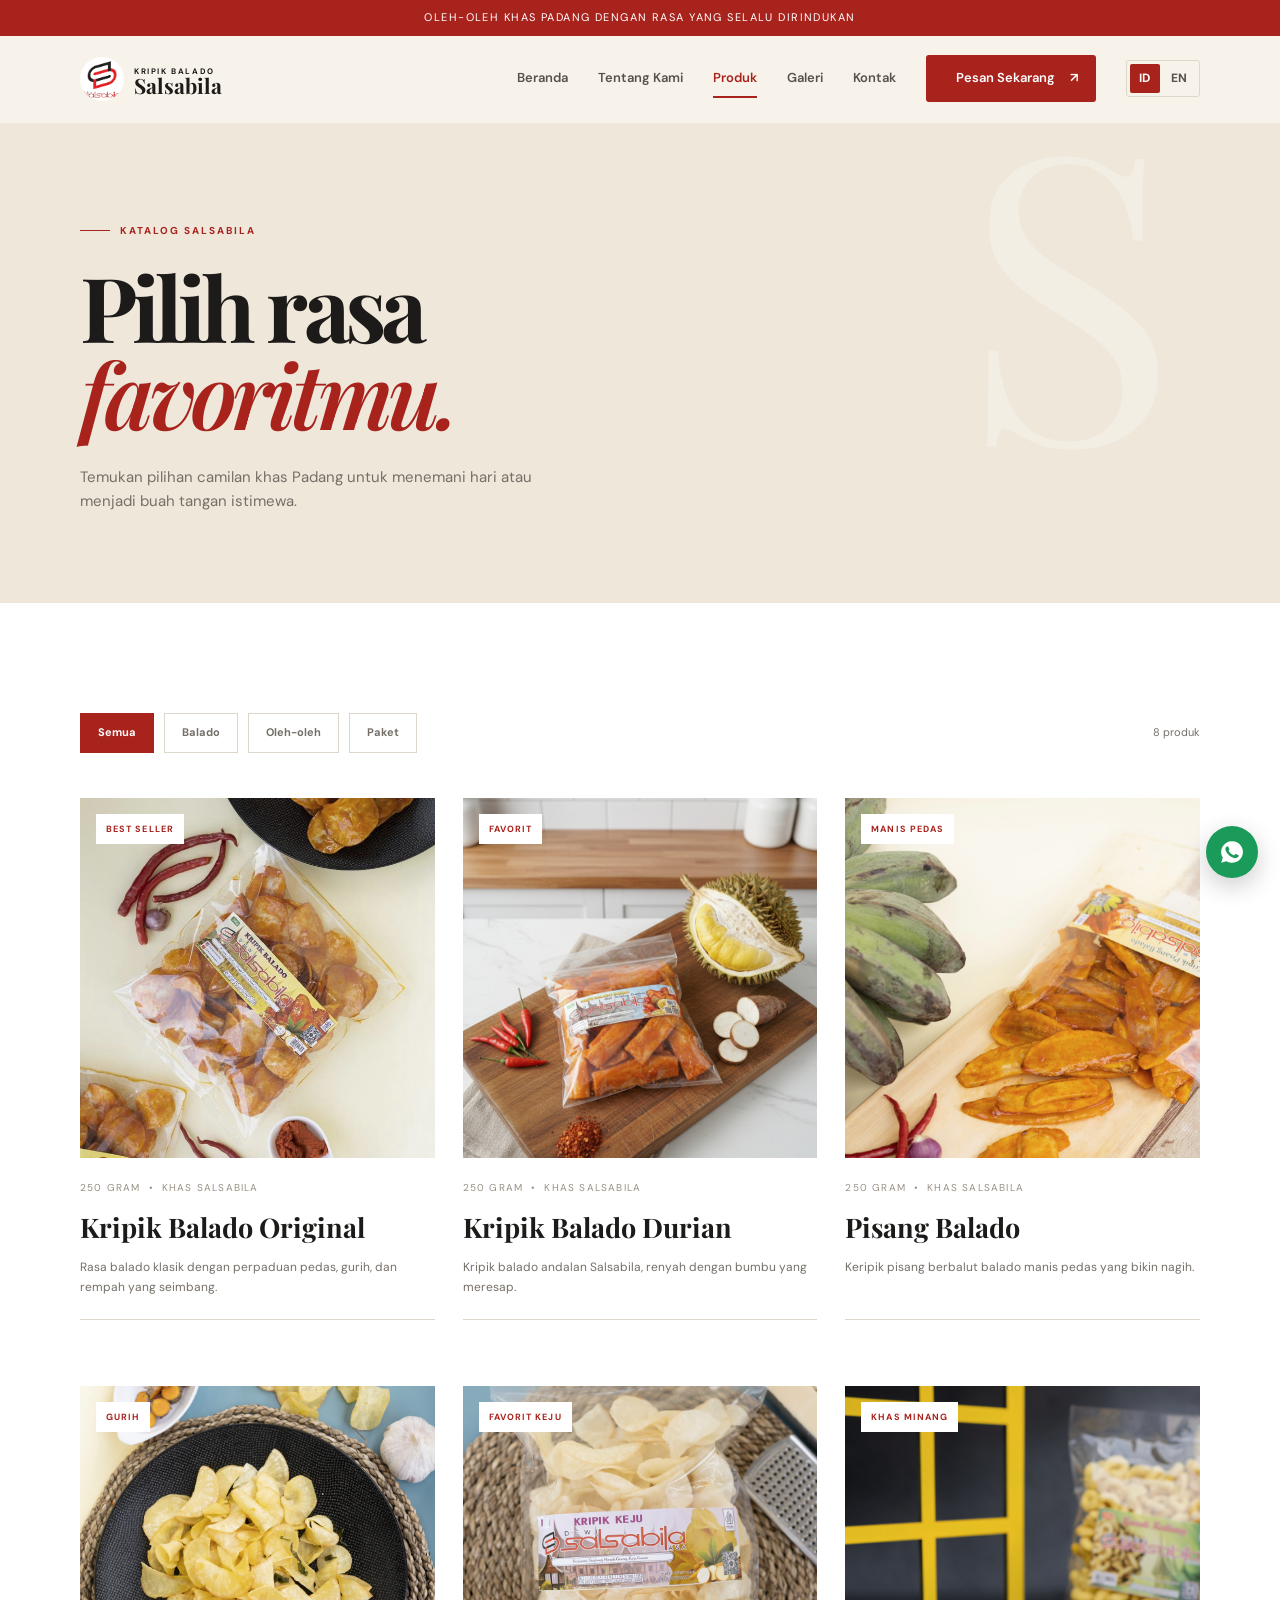
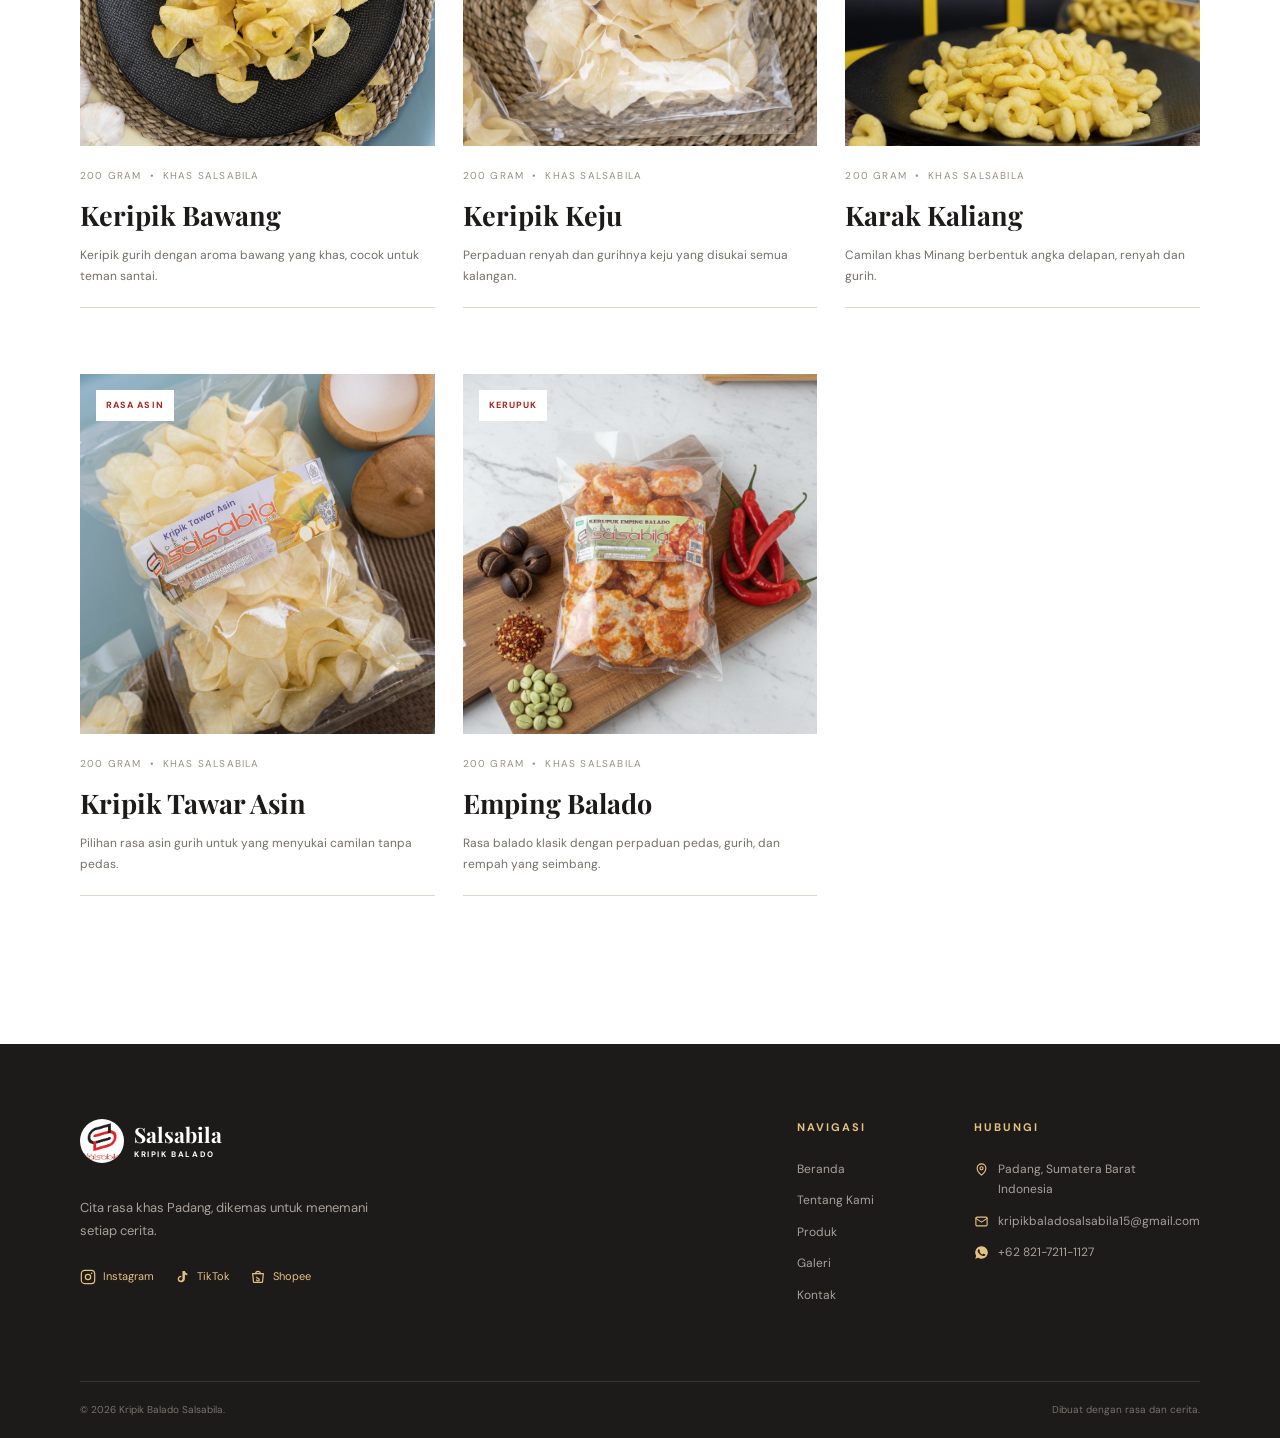
<file: produk.html>
<!DOCTYPE html>
<html lang="id" data-i18n-title="produk.title">

<head>
  <meta charset="UTF-8">
  <meta name="viewport" content="width=device-width, initial-scale=1.0">
  <meta name="description" content="Katalog produk Kripik Balado Salsabila.">
  <title>Produk | Kripik Balado Salsabila</title>
  <link rel="icon" href="assets/images/logo.png">
  <link rel="preconnect" href="https://fonts.googleapis.com">
  <link rel="preconnect" href="https://fonts.gstatic.com" crossorigin>
  <link href="https://fonts.googleapis.com/css2?family=DM+Sans:wght@400;500;600;700&family=Playfair+Display:wght@600;700;800&display=swap" rel="stylesheet">
  <link rel="stylesheet" href="assets/css/style.css?v=7">
  <link rel="stylesheet" href="assets/css/components.css?v=7">
  <link rel="stylesheet" href="assets/css/responsive.css?v=7">
</head>

<body>
  <div class="announcement-bar" data-i18n="announce.default">Oleh-oleh khas Padang dengan rasa yang selalu dirindukan</div>

  <header class="site-header" id="siteHeader">
    <div class="container nav-wrapper">
      <a class="brand" href="index.html" aria-label="Kripik Balado Salsabila">
        <span class="brand-mark"><img src="assets/images/logo.png" alt="Logo Kripik Balado Salsabila"></span>
        <span class="brand-text"><small>KRIPIK BALADO</small><strong>Salsabila</strong></span>
      </a>
      <button class="nav-toggle" id="navToggle" aria-label="Buka menu" data-i18n-attr="aria-label:nav.toggle_aria" aria-expanded="false">
        <span></span><span></span><span></span>
      </button>
      <nav class="main-nav" id="mainNav">
        <a href="index.html" data-i18n="nav.beranda">Beranda</a>
        <a href="tentang.html" data-i18n="nav.tentang">Tentang Kami</a>
        <a class="active" href="produk.html" data-i18n="nav.produk">Produk</a>
        <a href="galeri.html" data-i18n="nav.galeri">Galeri</a>
        <a href="kontak.html" data-i18n="nav.kontak">Kontak</a>
        <a class="nav-cta" href="https://wa.me/6282172111127?text=Halo%20Kripik%20Balado%20Salsabila,%20saya%20ingin%20memesan%20produk." target="_blank" rel="noopener noreferrer"><span data-i18n="nav.cta">Pesan Sekarang</span> <span>&#8599;</span></a>
        <div class="lang-switch" data-lang-switch role="group" aria-label="Pilih bahasa" data-i18n-attr="aria-label:lang.aria">
          <button type="button" data-lang="id" aria-pressed="true">ID</button>
          <button type="button" data-lang="en" aria-pressed="false">EN</button>
        </div>
      </nav>
    </div>
  </header>

  <main class="page-fade">
    <section class="page-hero">
      <div class="container">
        <div class="eyebrow"><span></span> <span data-i18n="produk.hero.eyebrow">Katalog Salsabila</span></div>
        <h1 data-i18n-html="produk.hero.title">Pilih rasa<br><em>favoritmu.</em></h1>
        <p data-i18n="produk.hero.desc">Temukan pilihan camilan khas Padang untuk menemani hari atau menjadi buah tangan istimewa.</p>
      </div>
    </section>

    <section class="section-pad catalog-section">
      <div class="container catalog-toolbar">
        <div class="filter-tabs" id="filterTabs">
          <button class="active" data-filter="all" data-i18n="produk.filter.all">Semua</button>
          <button data-filter="balado" data-i18n="produk.filter.balado">Balado</button>
          <button data-filter="oleh-oleh" data-i18n="produk.filter.oleholeh">Oleh-oleh</button>
          <button data-filter="paket" data-i18n="produk.filter.paket">Paket</button>
        </div>
        <div class="catalog-count"><span id="productCount">0</span> <span data-i18n="produk.count_suffix">produk</span></div>
      </div>
      <div class="container product-grid catalog-grid" id="productGrid"></div>
    </section>
  </main>

  <footer class="site-footer">
    <div class="container footer-main">
      <div class="footer-brand">
        <a class="brand brand-light" href="index.html">
          <span class="brand-mark"><img src="assets/images/logo.png" alt="Logo Kripik Balado Salsabila"></span>
          <span class="brand-text"><strong>Salsabila</strong><small>KRIPIK BALADO</small></span>
        </a>
        <p data-i18n="footer.tagline">Cita rasa khas Padang, dikemas untuk menemani setiap cerita.</p>
        <div class="social-links">
          <a href="https://www.instagram.com/kripikbaladosalsabila/" target="_blank" rel="noopener noreferrer" aria-label="Instagram">
            <svg viewBox="0 0 24 24" fill="none" stroke="currentColor" stroke-width="1.8" stroke-linecap="round" stroke-linejoin="round"><rect x="2" y="2" width="20" height="20" rx="5"></rect><circle cx="12" cy="12" r="4"></circle><circle cx="17.5" cy="6.5" r="1.2" fill="currentColor" stroke="none"></circle></svg>
            Instagram
          </a>
          <a href="https://www.tiktok.com/@kripikbaladosalsabila15" target="_blank" rel="noopener noreferrer" aria-label="TikTok">
            <svg viewBox="0 0 24 24" fill="currentColor"><path d="M16.5 3c.3 2.1 1.5 3.6 3.5 3.9v2.4c-1.3.1-2.5-.2-3.6-.9v5.8c0 3.4-2.4 5.8-5.6 5.8-3 0-5.3-2.1-5.3-5 0-3 2.4-5.1 5.4-5v2.6c-.3-.1-.6-.1-.9-.1-1.4 0-2.4 1-2.4 2.4 0 1.5 1.1 2.5 2.5 2.5 1.5 0 2.6-1.1 2.6-3.1V3h3.4z"></path></svg>
            TikTok
          </a>
          <a href="https://shopee.co.id/kripikbaladosalsabila15" target="_blank" rel="noopener noreferrer" aria-label="Shopee">
            <svg viewBox="0 0 24 24" fill="none" stroke="currentColor" stroke-width="1.8" stroke-linecap="round" stroke-linejoin="round"><path d="M4 7h16l-1.2 12.2a1 1 0 0 1-1 .8H6.2a1 1 0 0 1-1-.8L4 7z"></path><path d="M8.5 7a3.5 3.5 0 0 1 7 0"></path><path d="M10 12c0 1.2 1 1.8 2 2.1s2 .9 2 2.1c0 1-.9 1.7-2 1.7s-2-.6-2-1.5"></path></svg>
            Shopee
          </a>
        </div>
      </div>
      <div class="footer-links">
        <div>
          <h4 data-i18n="footer.nav_title">Navigasi</h4>
          <a href="index.html" data-i18n="nav.beranda">Beranda</a>
          <a href="tentang.html" data-i18n="nav.tentang">Tentang Kami</a>
          <a href="produk.html" data-i18n="nav.produk">Produk</a>
          <a href="galeri.html" data-i18n="nav.galeri">Galeri</a>
          <a href="kontak.html" data-i18n="nav.kontak">Kontak</a>
        </div>
        <div>
          <h4 data-i18n="footer.contact_title">Hubungi</h4>
          <div class="footer-contact">
            <p>
              <svg viewBox="0 0 24 24" fill="none" stroke="currentColor" stroke-width="1.8" stroke-linecap="round" stroke-linejoin="round"><path d="M12 21s-7-5.5-7-11a7 7 0 0 1 14 0c0 5.5-7 11-7 11z"></path><circle cx="12" cy="10" r="2.5"></circle></svg>
              <span data-i18n-html="footer.location">Padang, Sumatera Barat<br>Indonesia</span>
            </p>
            <a href="mailto:kripikbaladosalsabila15@gmail.com">
              <svg viewBox="0 0 24 24" fill="none" stroke="currentColor" stroke-width="1.8" stroke-linecap="round" stroke-linejoin="round"><rect x="3" y="5" width="18" height="14" rx="2"></rect><path d="m3 7 9 6 9-6"></path></svg>
              <span>kripikbaladosalsabila15@gmail.com</span>
            </a>
            <a href="https://wa.me/6282172111127" target="_blank" rel="noopener noreferrer">
              <svg viewBox="0 0 24 24" fill="currentColor"><path d="M12 2a10 10 0 0 0-8.5 15.3L2 22l4.8-1.5A10 10 0 1 0 12 2zm5.8 14.2c-.2.7-1.4 1.3-2 1.4-.5.1-1.2.1-1.9-.1-.4-.1-1-.3-1.7-.6-3-1.3-4.9-4.3-5.1-4.5-.1-.2-1.2-1.5-1.2-2.9s.7-2 1-2.3c.2-.3.5-.3.7-.3h.5c.2 0 .4 0 .6.5l.8 2c.1.2.1.4 0 .5l-.4.5c-.2.2-.3.4-.1.7.2.3.9 1.4 1.9 2.3 1.3 1.1 2.3 1.5 2.6 1.6.3.1.5.1.7-.1l.7-.9c.2-.3.4-.2.7-.1l2 .9c.3.1.5.2.5.4.1.2.1.9-.1 1.3z"></path></svg>
              <span>+62 821-7211-1127</span>
            </a>
          </div>
        </div>
      </div>
    </div>
    <div class="container footer-bottom">
      <span>&copy; <span id="currentYear"></span> Kripik Balado Salsabila.</span>
      <span data-i18n="footer.madewith">Dibuat dengan rasa dan cerita.</span>
    </div>
  </footer>

  <a class="floating-wa" href="https://wa.me/6282172111127?text=Halo%20Kripik%20Balado%20Salsabila%2C%20saya%20ingin%20bertanya." target="_blank" rel="noopener" aria-label="Chat WhatsApp">
    <svg viewBox="0 0 24 24" fill="currentColor" aria-hidden="true"><path d="M12 2a10 10 0 0 0-8.5 15.3L2 22l4.8-1.5A10 10 0 1 0 12 2zm5.8 14.2c-.2.7-1.4 1.3-2 1.4-.5.1-1.2.1-1.9-.1-.4-.1-1-.3-1.7-.6-3-1.3-4.9-4.3-5.1-4.5-.1-.2-1.2-1.5-1.2-2.9s.7-2 1-2.3c.2-.3.5-.3.7-.3h.5c.2 0 .4 0 .6.5l.8 2c.1.2.1.4 0 .5l-.4.5c-.2.2-.3.4-.1.7.2.3.9 1.4 1.9 2.3 1.3 1.1 2.3 1.5 2.6 1.6.3.1.5.1.7-.1l.7-.9c.2-.3.4-.2.7-.1l2 .9c.3.1.5.2.5.4.1.2.1.9-.1 1.3z"></path></svg><span data-i18n="floating.wa">Chat dengan kami</span>
  </a>

  <div class="modal" id="productModal" aria-hidden="true">
    <div class="modal-backdrop" data-close-modal></div>
    <div class="modal-card">
      <button class="modal-close" data-close-modal aria-label="Tutup" data-i18n-attr="aria-label:produk.modal.close">&times;</button>
      <div id="modalContent"></div>
    </div>
  </div>

  <script src="assets/js/i18n.js?v=2"></script>
  <script src="assets/js/main.js?v=6"></script>
  <script src="assets/js/produk.js?v=7"></script>
</body>

</html>
</file>
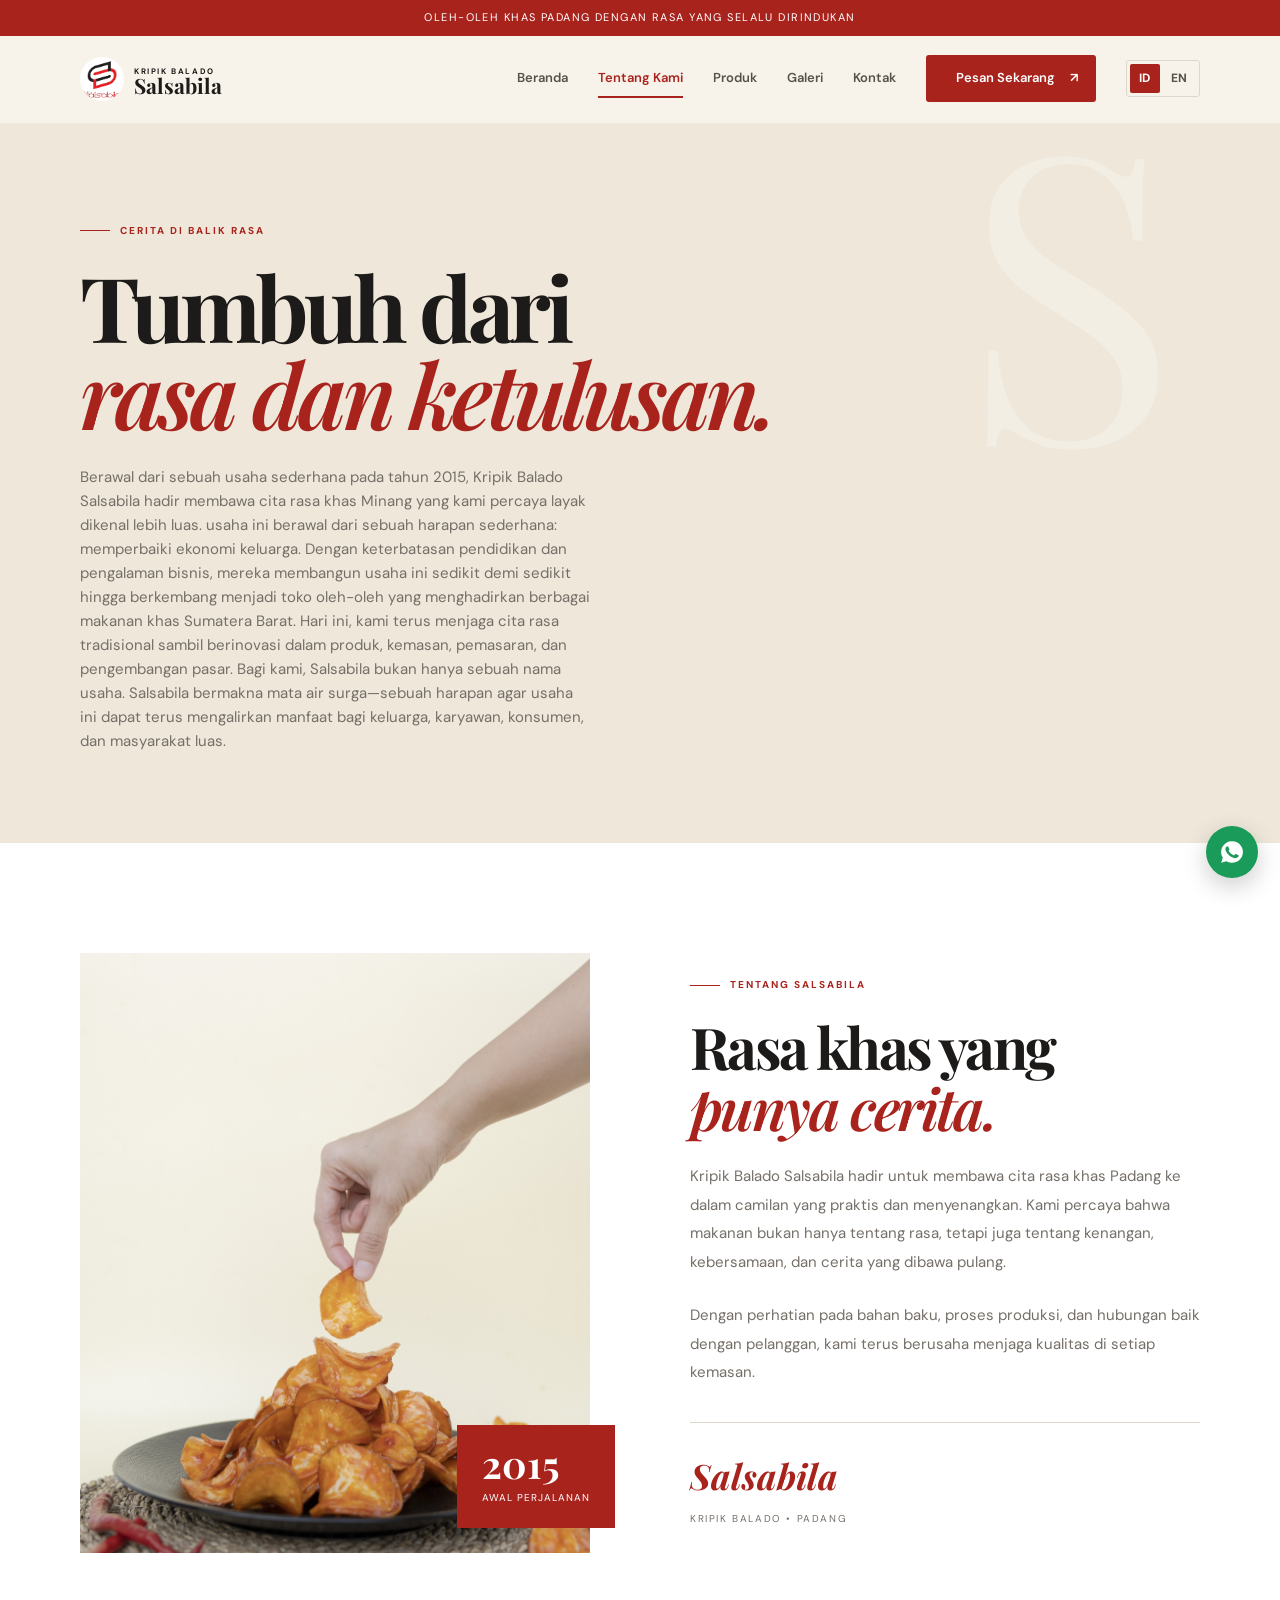
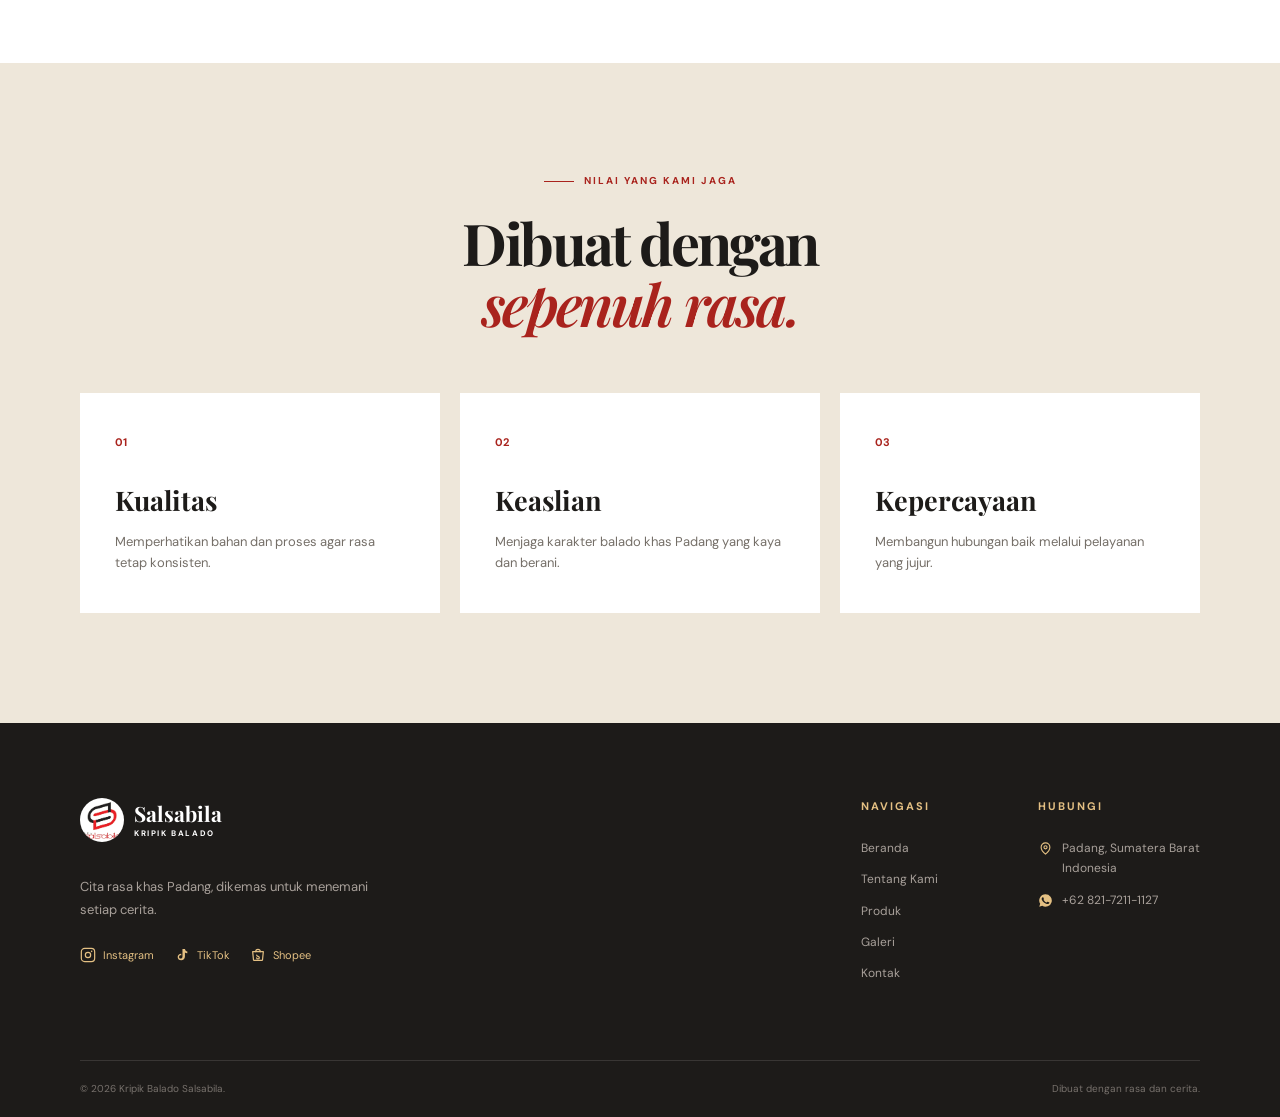
<file: tentang.html>
<!DOCTYPE html>
<html lang="id" data-i18n-title="about.title">

<head>
  <meta charset="UTF-8">
  <meta name="viewport" content="width=device-width, initial-scale=1.0">
  <meta name="description" content="Cerita di balik Kripik Balado Salsabila, cita rasa khas Padang sejak 2015.">
  <title>Tentang Kami | Kripik Balado Salsabila</title>
  <link rel="icon" href="assets/images/logo.png">
  <link rel="preconnect" href="https://fonts.googleapis.com">
  <link rel="preconnect" href="https://fonts.gstatic.com" crossorigin>
  <link href="https://fonts.googleapis.com/css2?family=DM+Sans:wght@400;500;600;700&family=Playfair+Display:wght@600;700;800&display=swap" rel="stylesheet">
  <link rel="stylesheet" href="assets/css/style.css?v=7">
  <link rel="stylesheet" href="assets/css/components.css?v=7">
  <link rel="stylesheet" href="assets/css/responsive.css?v=7">
</head>

<body>
  <div class="announcement-bar" data-i18n="announce.default">Oleh-oleh khas Padang dengan rasa yang selalu dirindukan</div>

  <header class="site-header" id="siteHeader">
    <div class="container nav-wrapper">
      <a class="brand" href="index.html" aria-label="Kripik Balado Salsabila">
        <span class="brand-mark"><img src="assets/images/logo.png" alt="Logo Kripik Balado Salsabila"></span>
        <span class="brand-text"><small>KRIPIK BALADO</small><strong>Salsabila</strong></span>
      </a>
      <button class="nav-toggle" id="navToggle" aria-label="Buka menu" data-i18n-attr="aria-label:nav.toggle_aria" aria-expanded="false">
        <span></span><span></span><span></span>
      </button>
      <nav class="main-nav" id="mainNav">
        <a href="index.html" data-i18n="nav.beranda">Beranda</a>
        <a class="active" href="tentang.html" data-i18n="nav.tentang">Tentang Kami</a>
        <a href="produk.html" data-i18n="nav.produk">Produk</a>
        <a href="galeri.html" data-i18n="nav.galeri">Galeri</a>
        <a href="kontak.html" data-i18n="nav.kontak">Kontak</a>
        <a class="nav-cta" href="https://wa.me/6282172111127?text=Halo%20Kripik%20Balado%20Salsabila,%20saya%20ingin%20memesan%20produk." target="_blank" rel="noopener noreferrer"><span data-i18n="nav.cta">Pesan Sekarang</span> <span>&#8599;</span></a>
        <div class="lang-switch" data-lang-switch role="group" aria-label="Pilih bahasa" data-i18n-attr="aria-label:lang.aria">
          <button type="button" data-lang="id" aria-pressed="true">ID</button>
          <button type="button" data-lang="en" aria-pressed="false">EN</button>
        </div>
      </nav>
    </div>
  </header>

  <main class="page-fade">
    <section class="page-hero">
      <div class="container">
        <div class="eyebrow"><span></span> <span data-i18n="about.hero.eyebrow">Cerita di balik rasa</span></div>
        <h1 data-i18n-html="about.hero.title">Tumbuh dari<br><em>rasa dan ketulusan.</em></h1>
        <p data-i18n="about.hero.desc">Berawal dari sebuah usaha sederhana pada tahun 2015, Kripik Balado Salsabila hadir membawa cita rasa khas Minang yang kami percaya layak dikenal lebih luas.
          usaha ini berawal dari sebuah harapan sederhana: memperbaiki ekonomi keluarga. Dengan keterbatasan pendidikan dan pengalaman bisnis, mereka membangun usaha ini 
          sedikit demi sedikit hingga berkembang menjadi toko oleh-oleh yang menghadirkan berbagai makanan khas Sumatera Barat.
          Hari ini, kami terus menjaga cita rasa tradisional sambil berinovasi dalam produk, kemasan, pemasaran, dan pengembangan pasar.
          Bagi kami, Salsabila bukan hanya sebuah nama usaha. Salsabila bermakna mata air surga—sebuah harapan agar usaha ini dapat terus mengalirkan manfaat bagi keluarga, 
          karyawan, konsumen, dan masyarakat luas.</p>
      </div>
    </section>

    <section class="section-pad about-main">
      <div class="container about-grid">
        <div class="about-image reveal">
          <img src="assets/images/produk/piring.JPG" alt="Sajian kripik balado Salsabila">
          <div class="about-year"><strong data-i18n="about.year_strong">2015</strong><span data-i18n="about.year_span">Awal perjalanan</span></div>
        </div>
        <div class="about-copy reveal reveal-delay">
          <div class="eyebrow"><span></span> <span data-i18n="about.main.eyebrow">Tentang Salsabila</span></div>
          <h2 data-i18n-html="about.main.title">Rasa khas yang<br><em>punya cerita.</em></h2>
          <p data-i18n="about.main.p1">
            Kripik Balado Salsabila hadir untuk membawa cita rasa khas Padang ke dalam camilan yang praktis dan
            menyenangkan. Kami percaya bahwa makanan bukan hanya tentang rasa, tetapi juga tentang kenangan,
            kebersamaan, dan cerita yang dibawa pulang.
          </p>
          <p data-i18n="about.main.p2">
            Dengan perhatian pada bahan baku, proses produksi, dan hubungan baik dengan pelanggan, kami terus
            berusaha menjaga kualitas di setiap kemasan.
          </p>
          <div class="signature-block">
            <strong>Salsabila</strong>
            <span data-i18n-html="about.sign_sub">Kripik Balado &bull; Padang</span>
          </div>
        </div>
      </div>
    </section>

    <section class="values-section section-pad">
      <div class="container">
        <div class="section-heading centered reveal">
          <div class="eyebrow"><span></span> <span data-i18n="about.values.eyebrow">Nilai yang kami jaga</span></div>
          <h2 data-i18n-html="about.values.title">Dibuat dengan<br><em>sepenuh rasa.</em></h2>
        </div>
        <div class="values-grid">
          <article class="reveal">
            <span>01</span>
            <h3 data-i18n="about.value1.title">Kualitas</h3>
            <p data-i18n="about.value1.desc">Memperhatikan bahan dan proses agar rasa tetap konsisten.</p>
          </article>
          <article class="reveal reveal-delay">
            <span>02</span>
            <h3 data-i18n="about.value2.title">Keaslian</h3>
            <p data-i18n="about.value2.desc">Menjaga karakter balado khas Padang yang kaya dan berani.</p>
          </article>
          <article class="reveal reveal-delay-2">
            <span>03</span>
            <h3 data-i18n="about.value3.title">Kepercayaan</h3>
            <p data-i18n="about.value3.desc">Membangun hubungan baik melalui pelayanan yang jujur.</p>
          </article>
        </div>
      </div>
    </section>
  </main>

  <footer class="site-footer">
    <div class="container footer-main">
      <div class="footer-brand">
        <a class="brand brand-light" href="index.html">
          <span class="brand-mark"><img src="assets/images/logo.png" alt="Logo Kripik Balado Salsabila"></span>
          <span class="brand-text"><strong>Salsabila</strong><small>KRIPIK BALADO</small></span>
        </a>
        <p data-i18n="footer.tagline">Cita rasa khas Padang, dikemas untuk menemani setiap cerita.</p>
        <div class="social-links">
          <a href="https://www.instagram.com/kripikbaladosalsabila/" target="_blank" rel="noopener noreferrer" aria-label="Instagram">
            <svg viewBox="0 0 24 24" fill="none" stroke="currentColor" stroke-width="1.8" stroke-linecap="round" stroke-linejoin="round"><rect x="2" y="2" width="20" height="20" rx="5"></rect><circle cx="12" cy="12" r="4"></circle><circle cx="17.5" cy="6.5" r="1.2" fill="currentColor" stroke="none"></circle></svg>
            Instagram
          </a>
          <a href="https://www.tiktok.com/@kripikbaladosalsabila15" target="_blank" rel="noopener noreferrer" aria-label="TikTok">
            <svg viewBox="0 0 24 24" fill="currentColor"><path d="M16.5 3c.3 2.1 1.5 3.6 3.5 3.9v2.4c-1.3.1-2.5-.2-3.6-.9v5.8c0 3.4-2.4 5.8-5.6 5.8-3 0-5.3-2.1-5.3-5 0-3 2.4-5.1 5.4-5v2.6c-.3-.1-.6-.1-.9-.1-1.4 0-2.4 1-2.4 2.4 0 1.5 1.1 2.5 2.5 2.5 1.5 0 2.6-1.1 2.6-3.1V3h3.4z"></path></svg>
            TikTok
          </a>
          <a href="https://shopee.co.id/kripikbaladosalsabila15" target="_blank" rel="noopener noreferrer" aria-label="Shopee">
            <svg viewBox="0 0 24 24" fill="none" stroke="currentColor" stroke-width="1.8" stroke-linecap="round" stroke-linejoin="round"><path d="M4 7h16l-1.2 12.2a1 1 0 0 1-1 .8H6.2a1 1 0 0 1-1-.8L4 7z"></path><path d="M8.5 7a3.5 3.5 0 0 1 7 0"></path><path d="M10 12c0 1.2 1 1.8 2 2.1s2 .9 2 2.1c0 1-.9 1.7-2 1.7s-2-.6-2-1.5"></path></svg>
            Shopee
          </a>
        </div>
      </div>
      <div class="footer-links">
        <div>
          <h4 data-i18n="footer.nav_title">Navigasi</h4>
          <a href="index.html" data-i18n="nav.beranda">Beranda</a>
          <a href="tentang.html" data-i18n="nav.tentang">Tentang Kami</a>
          <a href="produk.html" data-i18n="nav.produk">Produk</a>
          <a href="galeri.html" data-i18n="nav.galeri">Galeri</a>
          <a href="kontak.html" data-i18n="nav.kontak">Kontak</a>
        </div>
        <div>
          <h4 data-i18n="footer.contact_title">Hubungi</h4>
          <div class="footer-contact">
            <p>
              <svg viewBox="0 0 24 24" fill="none" stroke="currentColor" stroke-width="1.8" stroke-linecap="round" stroke-linejoin="round"><path d="M12 21s-7-5.5-7-11a7 7 0 0 1 14 0c0 5.5-7 11-7 11z"></path><circle cx="12" cy="10" r="2.5"></circle></svg>
              <span data-i18n-html="footer.location">Padang, Sumatera Barat<br>Indonesia</span>
            </p>
            <a href="https://wa.me/6282172111127" target="_blank" rel="noopener noreferrer">
              <svg viewBox="0 0 24 24" fill="currentColor"><path d="M12 2a10 10 0 0 0-8.5 15.3L2 22l4.8-1.5A10 10 0 1 0 12 2zm5.8 14.2c-.2.7-1.4 1.3-2 1.4-.5.1-1.2.1-1.9-.1-.4-.1-1-.3-1.7-.6-3-1.3-4.9-4.3-5.1-4.5-.1-.2-1.2-1.5-1.2-2.9s.7-2 1-2.3c.2-.3.5-.3.7-.3h.5c.2 0 .4 0 .6.5l.8 2c.1.2.1.4 0 .5l-.4.5c-.2.2-.3.4-.1.7.2.3.9 1.4 1.9 2.3 1.3 1.1 2.3 1.5 2.6 1.6.3.1.5.1.7-.1l.7-.9c.2-.3.4-.2.7-.1l2 .9c.3.1.5.2.5.4.1.2.1.9-.1 1.3z"></path></svg>
              <span>+62 821-7211-1127</span>
            </a>
          </div>
        </div>
      </div>
    </div>
    <div class="container footer-bottom">
      <span>&copy; <span id="currentYear"></span> Kripik Balado Salsabila.</span>
      <span data-i18n="footer.madewith">Dibuat dengan rasa dan cerita.</span>
    </div>
  </footer>

  <a class="floating-wa" href="https://wa.me/6282172111127?text=Halo%20Kripik%20Balado%20Salsabila%2C%20saya%20ingin%20bertanya." target="_blank" rel="noopener" aria-label="Chat WhatsApp">
    <svg viewBox="0 0 24 24" fill="currentColor" aria-hidden="true"><path d="M12 2a10 10 0 0 0-8.5 15.3L2 22l4.8-1.5A10 10 0 1 0 12 2zm5.8 14.2c-.2.7-1.4 1.3-2 1.4-.5.1-1.2.1-1.9-.1-.4-.1-1-.3-1.7-.6-3-1.3-4.9-4.3-5.1-4.5-.1-.2-1.2-1.5-1.2-2.9s.7-2 1-2.3c.2-.3.5-.3.7-.3h.5c.2 0 .4 0 .6.5l.8 2c.1.2.1.4 0 .5l-.4.5c-.2.2-.3.4-.1.7.2.3.9 1.4 1.9 2.3 1.3 1.1 2.3 1.5 2.6 1.6.3.1.5.1.7-.1l.7-.9c.2-.3.4-.2.7-.1l2 .9c.3.1.5.2.5.4.1.2.1.9-.1 1.3z"></path></svg><span data-i18n="floating.wa">Chat dengan kami</span>
  </a>

  <script src="assets/js/i18n.js?v=2"></script>
  <script src="assets/js/main.js?v=6"></script>
</body>

</html>
</file>
<file: assets/css/style.css>
/* ==========================================================================
   Kripik Balado Salsabila — Base & Layout
   Struktur:
   1. Design tokens (variabel)
   2. Reset & dasar
   3. Utilitas & layout container
   4. Tipografi umum
   5. Tombol & link
   ========================================================================== */

/* 1. Design tokens ---------------------------------------------------------- */
:root {
  --red: #a9231d;
  --red-dark: #7e1815;
  --cream: #f7f3eb;
  --cream-dark: #eee7da;
  --ink: #1d1b19;
  --muted: #756f68;
  --line: #ddd6cb;
  --gold: #c69a52;
  --white: #fff;

  --serif: 'Playfair Display', Georgia, serif;
  --sans: 'DM Sans', Arial, sans-serif;

  --shadow-sm: 0 8px 25px rgba(59, 26, 12, 0.06);
  --shadow-md: 0 18px 40px rgba(48, 18, 13, 0.12);

  --ease: cubic-bezier(0.22, 0.61, 0.36, 1);
  --transition: 0.3s var(--ease);
}

/* 2. Reset & dasar ---------------------------------------------------------- */
* {
  box-sizing: border-box;
  margin: 0;
  padding: 0;
}

html {
  scroll-behavior: smooth;
}

/* Beri jarak agar target anchor tidak tertutup header sticky */
section[id],
[id] {
  scroll-margin-top: 100px;
}

body {
  font-family: var(--sans);
  color: var(--ink);
  background: var(--cream);
  line-height: 1.6;
  overflow-x: hidden;
}

body.modal-open {
  overflow: hidden;
}

a {
  text-decoration: none;
  color: inherit;
}

button,
input,
textarea {
  font: inherit;
}

button {
  cursor: pointer;
  border: 0;
}

img {
  display: block;
  width: 100%;
  object-fit: cover;
}

/* 3. Utilitas & layout ------------------------------------------------------ */
.container {
  width: min(1120px, calc(100% - 140px));
  margin-inline: auto;
}

.section-pad {
  padding: 110px 0;
}

/* 4. Tipografi umum --------------------------------------------------------- */
h2 {
  font-family: var(--serif);
  font-size: clamp(42px, 4.5vw, 65px);
  line-height: 1.05;
  letter-spacing: -0.045em;
}

h2 em {
  color: var(--red);
  font-weight: 600;
}

.eyebrow {
  display: flex;
  align-items: center;
  gap: 10px;
  text-transform: uppercase;
  letter-spacing: 0.2em;
  font-size: 10px;
  font-weight: 700;
  color: var(--red);
  margin-bottom: 23px;
}

/* Hanya span pertama (garis dekoratif) yang dijadikan garis.
   Span teks (mis. terjemahan data-i18n) tidak boleh ikut dipaksa lebar 30px. */
.eyebrow > span:first-child {
  width: 30px;
  height: 1px;
  background: currentColor;
  flex-shrink: 0;
}

.eyebrow.light {
  color: #f5d8a0;
}

/* 5. Tombol & link ---------------------------------------------------------- */
.btn {
  display: inline-flex;
  align-items: center;
  justify-content: center;
  padding: 15px 23px;
  border: 1px solid transparent;
  font-size: 12px;
  font-weight: 700;
  letter-spacing: 0.03em;
  transition: transform var(--transition), background var(--transition), color var(--transition);
}

.btn span {
  margin-left: 12px;
}

.btn-primary {
  background: var(--red);
  color: #fff;
}

.btn-primary:hover {
  background: var(--red-dark);
  transform: translateY(-2px);
}

.btn-outline {
  border-color: var(--ink);
}

.btn-outline:hover {
  background: var(--ink);
  color: #fff;
}

.btn-light {
  background: #fff;
  color: var(--red);
}

.btn-light:hover {
  background: #f8e7c7;
  transform: translateY(-2px);
}

.text-link {
  font-size: 12px;
  font-weight: 700;
  border-bottom: 1px solid rgba(169, 35, 29, 0.33);
  padding-bottom: 5px;
  color: var(--red);
  transition: border-color var(--transition);
}

.text-link:hover {
  border-color: var(--red);
}

.text-link span {
  margin-left: 13px;
  font-size: 18px;
  vertical-align: -2px;
}
</file>
<file: assets/css/components.css>
/* ==========================================================================
   Kripik Balado Salsabila — Komponen
   Struktur:
   1. Page transition & reveal
   2. Announcement bar
   3. Header & navigasi
   4. Hero (beranda)
   5. Marquee strip
   6. Section: intro & fitur
   7. Section: produk
   8. Section: cerita
   9. Section: galeri
   10. Section: CTA
   11. Footer
   12. Floating WhatsApp
   13. Page hero (halaman dalam)
   14. Katalog produk & modal
   15. Halaman Tentang
   16. Halaman Galeri
   17. Halaman Kontak
   ========================================================================== */

/* 1. Page transition & reveal ---------------------------------------------- */
/* Fade-in halus saat halaman dimuat */
.page-fade {
  opacity: 0;
  transform: translateY(12px);
  transition: opacity 0.55s var(--ease), transform 0.55s var(--ease);
}

.page-fade.is-ready {
  opacity: 1;
  transform: none;
}

/* Fade-out saat berpindah ke halaman lain */
.page-fade.is-leaving {
  opacity: 0;
  transform: translateY(-10px);
}

/* Reveal on scroll */
.reveal {
  opacity: 0;
  transform: translateY(25px);
  transition: opacity 0.8s var(--ease), transform 0.8s var(--ease);
}

.reveal.visible {
  opacity: 1;
  transform: none;
}

.reveal-delay {
  transition-delay: 0.15s;
}

.reveal-delay-2 {
  transition-delay: 0.3s;
}

/* 2. Announcement bar ------------------------------------------------------- */
.announcement-bar {
  background: var(--red);
  color: #fff;
  text-align: center;
  font-size: 11px;
  letter-spacing: 0.13em;
  text-transform: uppercase;
  padding: 9px 20px;
}

.announcement-bar span {
  margin: 0 8px;
  color: #f2c66c;
}

/* 3. Header & navigasi ------------------------------------------------------ */
.site-header {
  position: sticky;
  top: 0;
  z-index: 50;
  background: rgba(247, 243, 235, 0.94);
  backdrop-filter: blur(15px);
  border-bottom: 1px solid transparent;
  transition: border-color var(--transition), box-shadow var(--transition);
}

.site-header.scrolled {
  border-color: var(--line);
  box-shadow: var(--shadow-sm);
}

.nav-wrapper {
  height: 86px;
  display: flex;
  align-items: center;
  justify-content: space-between;
  gap: 30px;
}

.brand {
  display: inline-flex;
  align-items: center;
  gap: 10px;
}

.brand-mark {
  width: 44px;
  height: 44px;
  border-radius: 50%;
  overflow: hidden;
  display: grid;
  place-items: center;
  background: #fff;
  flex-shrink: 0;
}

.brand-mark img {
  width: 100%;
  height: 100%;
  object-fit: cover;
}

.brand-text {
  display: flex;
  flex-direction: column;
  line-height: 1;
}

.brand-text strong {
  font-family: var(--serif);
  font-size: 21px;
}

.brand-text small {
  font-size: 8px;
  letter-spacing: 0.2em;
  font-weight: 700;
  margin-top: 5px;
}

.main-nav {
  display: flex;
  align-items: center;
  gap: 30px;
  font-size: 13px;
  font-weight: 600;
}

.main-nav > a:not(.nav-cta) {
  position: relative;
  padding: 32px 0;
  color: #57514b;
  transition: color var(--transition);
}

.main-nav > a:not(.nav-cta)::after {
  content: '';
  position: absolute;
  bottom: 23px;
  left: 0;
  width: 0;
  height: 2px;
  background: var(--red);
  transition: width 0.25s var(--ease);
}

.main-nav > a:not(.nav-cta):hover::after,
.main-nav > a.active::after {
  width: 100%;
}

.main-nav > a.active {
  color: var(--red);
}

.nav-cta {
  background: var(--red);
  color: #fff !important;
  padding: 13px 18px;
  border-radius: 3px;
  transition: background var(--transition);
}

.nav-cta:hover {
  background: var(--red-dark);
}

.nav-cta span {
  margin-left: 12px;
}

.nav-toggle {
  display: none;
  background: none;
  width: 35px;
}

.nav-toggle span {
  height: 2px;
  background: var(--ink);
  display: block;
  margin: 6px 0;
  transition: transform 0.25s var(--ease), opacity 0.25s var(--ease);
}

/* 4. Hero ------------------------------------------------------------------- */
.hero {
  position: relative;
  min-height: 690px;
  display: flex;
  align-items: center;
  padding-top: 85px;
  padding-bottom: 45px;
  overflow: hidden;
}

.hero-pattern,
.cta-pattern {
  position: absolute;
  inset: 0;
  pointer-events: none;
  background-image: radial-gradient(rgba(187, 169, 142, 0.2) 1px, transparent 1px);
  background-size: 22px 22px;
  mask-image: linear-gradient(90deg, transparent, black 30%, black 75%, transparent);
}

.hero-grid {
  display: grid;
  grid-template-columns: 1fr 1fr;
  align-items: center;
  gap: 70px;
  position: relative;
  z-index: 1;
}

/* Beri sedikit ruang di sisi kiri teks hero agar tidak terlalu mepet */
@media (min-width: 761px) {
  .hero-copy {
    padding-left: 12px;
  }
}

.hero h1,
.page-hero h1 {
  font-family: var(--serif);
  font-size: clamp(60px, 7vw, 102px);
  line-height: 0.98;
  letter-spacing: -0.055em;
  font-weight: 700;
}

.hero h1 em,
.page-hero h1 em {
  color: var(--red);
  font-weight: 600;
}

.hero-description {
  max-width: 460px;
  color: var(--muted);
  font-size: 15px;
  margin: 30px 0 32px;
}

.hero-actions {
  display: flex;
  align-items: center;
  gap: 28px;
  flex-wrap: wrap;
}

.hero-proof {
  display: flex;
  align-items: center;
  gap: 12px;
  margin-top: 54px;
}

.hero-proof strong,
.hero-proof small {
  display: block;
}

.hero-proof strong {
  font-size: 12px;
}

.hero-proof small {
  font-size: 11px;
  color: var(--muted);
  margin-top: 3px;
}

.avatar-stack {
  display: flex;
}

.avatar-stack span {
  width: 30px;
  height: 30px;
  border-radius: 50%;
  background: var(--cream-dark);
  border: 2px solid var(--cream);
  display: grid;
  place-items: center;
  color: var(--red);
  font-size: 11px;
  margin-left: -8px;
}

.avatar-stack span:first-child {
  margin-left: 0;
  background: var(--red);
  color: #fff;
}

.hero-visual {
  position: relative;
  min-height: 500px;
  display: flex;
  align-items: center;
  justify-content: center;
}

.hero-image-wrap {
  position: relative;
  width: min(430px, 100%);
  height: 500px;
  transform: rotate(3deg);
  z-index: 2;
  animation: float-image 6s var(--ease) infinite;
}

/* Efek mengambang untuk gambar hero (mempertahankan kemiringan 3deg) */
@keyframes float-image {
  0%,
  100% {
    transform: rotate(3deg) translateY(0);
  }
  50% {
    transform: rotate(3deg) translateY(-18px);
  }
}

/* Efek mengambang untuk kartu & stiker melayang */
@keyframes float-soft {
  0%,
  100% {
    transform: translateY(0);
  }
  50% {
    transform: translateY(-12px);
  }
}

.hero-image-wrap::before {
  content: '';
  position: absolute;
  inset: 15px -15px -15px 15px;
  border: 1px solid var(--red);
  z-index: -1;
}

.hero-image-wrap img {
  position: relative;
  z-index: 1;
  height: 100%;
  border-radius: 215px 215px 8px 8px;
  filter: saturate(0.85);
}

.hero-label {
  position: absolute;
  z-index: 3;
  top: 38px;
  left: -35px;
  background: var(--cream);
  padding: 14px 18px;
  display: flex;
  gap: 14px;
  align-items: center;
  box-shadow: var(--shadow-sm);
}

.hero-label span {
  font-size: 11px;
  color: var(--red);
  font-weight: 700;
}

.hero-label strong {
  font-family: var(--serif);
  font-size: 16px;
  line-height: 1.05;
}

.hero-sticker {
  position: absolute;
  z-index: 3;
  right: -48px;
  bottom: 50px;
  width: 112px;
  height: 112px;
  border-radius: 50%;
  background: var(--red);
  color: #fff;
  display: flex;
  flex-direction: column;
  align-items: center;
  justify-content: center;
  line-height: 1.1;
  transform: rotate(12deg);
  font-family: var(--serif);
  animation: float-sticker 5s var(--ease) infinite;
}

@keyframes float-sticker {
  0%,
  100% {
    transform: rotate(12deg) translateY(0);
  }
  50% {
    transform: rotate(12deg) translateY(-10px);
  }
}

.hero-sticker strong {
  font-size: 24px;
  color: #f4c66e;
}

.hero-sticker span {
  font-size: 14px;
}

.floating-card {
  position: absolute;
  bottom: 15px;
  left: -50px;
  background: #fff;
  padding: 16px 20px;
  display: flex;
  align-items: center;
  gap: 12px;
  box-shadow: var(--shadow-md);
  z-index: 3;
  animation: float-soft 5.5s var(--ease) infinite;
  animation-delay: 0.8s;
}

.floating-icon {
  width: 35px;
  height: 35px;
  border-radius: 50%;
  background: #f6e6c7;
  color: var(--red);
  display: grid;
  place-items: center;
}

.floating-card strong,
.floating-card small {
  display: block;
}

.floating-card strong {
  font-size: 12px;
}

.floating-card small {
  font-size: 10px;
  color: var(--muted);
}

.hero-orbit {
  position: absolute;
  border: 1px solid rgba(198, 154, 82, 0.27);
  border-radius: 50%;
  z-index: 0;
}

.orbit-one {
  width: 550px;
  height: 550px;
}

.orbit-two {
  width: 390px;
  height: 390px;
}

.hero-bottom {
  display: flex;
  align-items: center;
  gap: 18px;
  margin-top: 35px;
  color: #9b9185;
  font-size: 9px;
  letter-spacing: 0.18em;
}

.scroll-line {
  height: 1px;
  background: #cfc5b8;
  flex: 1;
  min-width: 40px;
}

/* 5. Marquee strip ---------------------------------------------------------- */
.marquee-strip {
  background: var(--red);
  overflow: hidden;
  color: #fff;
  padding: 17px 0;
  white-space: nowrap;
}

.marquee-track {
  display: flex;
  justify-content: space-around;
  align-items: center;
  gap: 38px;
  min-width: max-content;
  animation: marquee 28s linear infinite;
  font-family: var(--serif);
  font-size: 18px;
  letter-spacing: 0.06em;
}

.marquee-track b {
  font-family: var(--sans);
  color: #f2c66c;
  font-size: 13px;
}

@keyframes marquee {
  to {
    transform: translateX(-35%);
  }
}

/* 6. Section: intro & fitur ------------------------------------------------- */
.intro-grid {
  display: grid;
  grid-template-columns: 1fr 1fr;
  gap: 80px;
  margin-bottom: 65px;
}

.intro-copy {
  max-width: 470px;
  padding-top: 30px;
}

.intro-copy p {
  font-size: 18px;
  color: var(--muted);
  line-height: 1.8;
  margin-bottom: 30px;
}

.feature-grid {
  display: grid;
  grid-template-columns: repeat(3, 1fr);
  gap: 20px;
}

.feature-card {
  min-height: 300px;
  padding: 35px;
  background: #fff;
  border: 1px solid #e8e0d4;
  position: relative;
  transition: transform var(--transition), box-shadow var(--transition);
}

.feature-card:hover {
  transform: translateY(-6px);
  box-shadow: var(--shadow-sm);
}

.feature-card-dark {
  background: var(--ink);
  color: #fff;
  border-color: var(--ink);
}

.feature-number {
  font-size: 11px;
  color: var(--red);
  font-weight: 700;
}

.feature-icon {
  font-size: 32px;
  color: var(--red);
  margin: 30px 0 20px;
}

.feature-card h3 {
  font-family: var(--serif);
  font-size: 25px;
  margin-bottom: 13px;
}

.feature-card p {
  font-size: 13px;
  color: var(--muted);
  max-width: 230px;
}

.feature-card-dark p {
  color: #aaa39c;
}

.section-heading.centered {
  text-align: center;
}

.section-heading.centered .eyebrow {
  justify-content: center;
}

/* 7. Section: produk -------------------------------------------------------- */
.section-topline {
  display: flex;
  justify-content: space-between;
  align-items: flex-end;
  gap: 30px;
  margin-bottom: 50px;
}

.products-section {
  background: #f1eadf;
}

.product-grid {
  display: grid;
  grid-template-columns: repeat(3, 1fr);
  gap: 28px;
}

.product-card {
  min-width: 0;
}

.product-image {
  height: 360px;
  background: #e5ded2;
  position: relative;
  overflow: hidden;
}

.product-image img {
  height: 100%;
  transition: transform 0.5s var(--ease);
  filter: saturate(0.82);
}

.product-card:hover .product-image img {
  transform: scale(1.06);
}

.product-badge {
  position: absolute;
  top: 16px;
  left: 16px;
  background: #fff;
  color: var(--red);
  font-size: 9px;
  font-weight: 700;
  text-transform: uppercase;
  letter-spacing: 0.12em;
  padding: 8px 10px;
  z-index: 2;
}

.quick-view {
  position: absolute;
  right: 15px;
  bottom: 15px;
  background: var(--red);
  color: #fff;
  width: 42px;
  height: 42px;
  border-radius: 50%;
  font-size: 17px;
  opacity: 0;
  transform: translateY(10px);
  transition: opacity var(--transition), transform var(--transition);
}

.product-card:hover .quick-view {
  opacity: 1;
  transform: translateY(0);
}

.product-info {
  padding: 22px 0;
}

.product-meta {
  font-size: 10px;
  color: #9a9084;
  text-transform: uppercase;
  letter-spacing: 0.12em;
  display: flex;
  gap: 8px;
}

.product-info h3 {
  font-family: var(--serif);
  font-size: 27px;
  margin: 10px 0 8px;
}

.product-info p {
  font-size: 12px;
  color: var(--muted);
  line-height: 1.7;
  min-height: 42px;
}

.product-bottom {
  display: flex;
  justify-content: space-between;
  align-items: center;
  border-top: 1px solid var(--line);
  margin-top: 20px;
  padding-top: 16px;
}

.product-bottom strong {
  font-family: var(--serif);
  font-size: 20px;
}

.order-link {
  background: none;
  color: var(--red);
  font-size: 11px;
  font-weight: 700;
}

.order-link span {
  font-size: 16px;
  margin-left: 8px;
}

/* 8. Section: cerita -------------------------------------------------------- */
.story-section {
  background: var(--cream-dark);
}

.story-grid {
  display: grid;
  grid-template-columns: 1fr 1fr;
  gap: 90px;
  align-items: center;
}

.story-image {
  position: relative;
}

.story-image img {
  height: 570px;
}

.image-caption {
  position: absolute;
  bottom: 20px;
  left: 20px;
  background: var(--cream);
  padding: 10px 14px;
  font-family: var(--serif);
  font-size: 15px;
}

.story-copy p {
  font-size: 15px;
  color: var(--muted);
  line-height: 1.9;
  max-width: 450px;
  margin: 27px 0 30px;
}

.story-signature {
  font-family: var(--serif);
  font-style: italic;
  font-size: 35px;
  margin-top: 40px;
  color: var(--red);
}

.story-signature small {
  display: block;
  font-family: var(--sans);
  font-size: 9px;
  font-style: normal;
  text-transform: uppercase;
  letter-spacing: 0.18em;
  color: var(--muted);
  margin-top: -5px;
}

/* 9. Section: galeri -------------------------------------------------------- */
.gallery-preview {
  background: #fff;
}

.gallery-grid {
  display: grid;
  grid-template-columns: 1.35fr 1fr 1fr;
  gap: 18px;
  align-items: stretch;
}

.gallery-item {
  position: relative;
  display: block;
  overflow: hidden;
  background: #ddd;
  height: 450px;
}

.gallery-item img {
  width: 100%;
  height: 100%;
  object-fit: cover;
  transition: transform 0.5s var(--ease), filter 0.5s var(--ease);
  filter: saturate(0.75);
}

.gallery-item:hover img {
  transform: scale(1.05);
  filter: saturate(1);
}

.gallery-item span,
.gallery-item figcaption {
  position: absolute;
  bottom: 15px;
  left: 15px;
  background: #fff;
  color: var(--ink);
  padding: 7px 10px;
  font-size: 9px;
  letter-spacing: 0.12em;
  text-transform: uppercase;
}

/* 10. Section: CTA ---------------------------------------------------------- */
.cta-section {
  position: relative;
  background: var(--red);
  color: #fff;
  text-align: center;
  padding: 120px 0;
  overflow: hidden;
}

.cta-section .cta-pattern {
  opacity: 0.25;
}

.cta-content {
  position: relative;
}

.cta-content h2 {
  font-size: clamp(48px, 6vw, 80px);
}

.cta-content h2 em {
  color: #f6d18a;
}

.cta-content p {
  color: #f4d7d0;
  margin: 25px 0 30px;
  font-size: 15px;
}

/* 11. Footer ---------------------------------------------------------------- */
.site-footer {
  background: var(--ink);
  color: #fff;
  padding-top: 75px;
}

.footer-main {
  display: flex;
  justify-content: space-between;
  gap: 80px;
  padding-bottom: 65px;
}

.brand-light .brand-text strong {
  color: #fff;
}

.footer-brand {
  max-width: 320px;
}

.footer-brand p {
  color: #a8a09a;
  font-size: 13px;
  line-height: 1.8;
  margin: 25px 0;
}

.social-links {
  display: flex;
  gap: 20px;
  flex-wrap: wrap;
}

.social-links a {
  display: inline-flex;
  align-items: center;
  gap: 7px;
  font-size: 11px;
  color: #e4c083;
  transition: color var(--transition);
}

.social-links a svg {
  width: 16px;
  height: 16px;
  flex-shrink: 0;
}

.social-links a:hover {
  color: #fff;
}

.footer-links {
  display: flex;
  gap: 100px;
}

.footer-links h4 {
  font-size: 11px;
  text-transform: uppercase;
  letter-spacing: 0.18em;
  color: #e4c083;
  margin-bottom: 22px;
}

.footer-links a,
.footer-links p {
  display: block;
  font-size: 12px;
  color: #a8a09a;
  margin-bottom: 11px;
  line-height: 1.7;
}

.footer-links a {
  transition: color var(--transition);
}

.footer-contact a,
.footer-contact p {
  display: flex;
  align-items: flex-start;
  gap: 9px;
}

.footer-contact svg {
  width: 15px;
  height: 15px;
  flex-shrink: 0;
  margin-top: 3px;
  color: #e4c083;
}

.footer-links a:hover {
  color: #fff;
}

.footer-bottom {
  border-top: 1px solid #393634;
  padding: 20px 0;
  display: flex;
  justify-content: space-between;
  color: #77716c;
  font-size: 10px;
}

/* 12. Floating WhatsApp ----------------------------------------------------- */
.floating-wa {
  position: fixed;
  bottom: 22px;
  right: 22px;
  z-index: 40;
  width: 52px;
  height: 52px;
  border-radius: 50%;
  background: #1b9b59;
  color: #fff;
  display: flex;
  align-items: center;
  justify-content: center;
  font-size: 22px;
  box-shadow: 0 8px 25px rgba(0, 0, 0, 0.2);
  transition: transform var(--transition);
}

.floating-wa svg {
  width: 26px;
  height: 26px;
}

.floating-wa:hover {
  transform: translateY(-3px);
}

.floating-wa span {
  position: absolute;
  right: 62px;
  white-space: nowrap;
  background: var(--ink);
  font-size: 10px;
  padding: 8px 12px;
  opacity: 0;
  pointer-events: none;
  transition: opacity var(--transition);
}

.floating-wa:hover span {
  opacity: 1;
}

/* 13. Page hero (halaman dalam) --------------------------------------------- */
.page-hero {
  padding: 100px 0 90px;
  background: var(--cream-dark);
  position: relative;
  overflow: hidden;
}

.page-hero::after {
  content: 'S';
  position: absolute;
  right: 8%;
  top: -45px;
  font-family: var(--serif);
  font-size: 400px;
  line-height: 1;
  color: rgba(255, 255, 255, 0.27);
  pointer-events: none;
}

.page-hero .container {
  position: relative;
  z-index: 1;
}

.page-hero h1 {
  font-size: clamp(55px, 7vw, 90px);
  max-width: 800px;
}

.page-hero p {
  max-width: 510px;
  color: var(--muted);
  font-size: 15px;
  margin-top: 28px;
}

/* 14. Katalog produk & modal ------------------------------------------------ */
.catalog-section {
  background: #fff;
}

.catalog-toolbar {
  display: flex;
  align-items: center;
  justify-content: space-between;
  gap: 20px;
  margin-bottom: 45px;
}

.filter-tabs {
  display: flex;
  gap: 10px;
  flex-wrap: wrap;
}

.filter-tabs button {
  padding: 10px 17px;
  border: 1px solid var(--line);
  background: transparent;
  color: var(--muted);
  font-size: 11px;
  font-weight: 700;
  transition: background var(--transition), color var(--transition), border-color var(--transition);
}

.filter-tabs button.active,
.filter-tabs button:hover {
  background: var(--red);
  color: #fff;
  border-color: var(--red);
}

.catalog-count {
  font-size: 11px;
  color: var(--muted);
}

.catalog-grid {
  grid-template-columns: repeat(3, 1fr);
}

.modal {
  display: none;
  position: fixed;
  inset: 0;
  z-index: 100;
  align-items: center;
  justify-content: center;
  padding: 25px;
}

.modal.open {
  display: flex;
}

.modal-backdrop {
  position: absolute;
  inset: 0;
  background: rgba(22, 16, 13, 0.8);
  backdrop-filter: blur(5px);
}

.modal-card {
  position: relative;
  background: var(--cream);
  max-width: 850px;
  width: 100%;
  z-index: 1;
  padding: 35px;
  animation: modal-in 0.4s var(--ease);
}

@keyframes modal-in {
  from {
    opacity: 0;
    transform: translateY(20px) scale(0.98);
  }
  to {
    opacity: 1;
    transform: none;
  }
}

.modal-close {
  position: absolute;
  right: 15px;
  top: 12px;
  background: none;
  font-size: 28px;
  color: var(--muted);
  z-index: 2;
}

.modal-product {
  display: grid;
  grid-template-columns: 1fr 1fr;
  gap: 35px;
  align-items: center;
}

.modal-product img {
  height: 450px;
}

.modal-product-copy {
  padding: 20px;
}

.modal-product-copy h2 {
  font-size: 44px;
  margin: 16px 0;
}

.modal-product-copy p {
  color: var(--muted);
  font-size: 14px;
  margin-bottom: 20px;
}

.modal-price {
  font-family: var(--serif);
  font-size: 27px;
  display: block;
  margin-bottom: 25px;
}

/* 15. Halaman Tentang ------------------------------------------------------- */
.about-main {
  background: #fff;
}

.about-grid {
  display: grid;
  grid-template-columns: 1fr 1fr;
  gap: 100px;
  align-items: center;
}

.about-image {
  position: relative;
}

.about-image img {
  height: 600px;
}

.about-year {
  position: absolute;
  bottom: 25px;
  right: -25px;
  background: var(--red);
  color: #fff;
  padding: 20px 25px;
}

.about-year strong {
  font-family: var(--serif);
  font-size: 38px;
  display: block;
  line-height: 1;
}

.about-year span {
  font-size: 10px;
  text-transform: uppercase;
  letter-spacing: 0.1em;
}

.about-copy p {
  color: var(--muted);
  font-size: 15px;
  line-height: 1.9;
  margin: 25px 0;
}

.signature-block {
  border-top: 1px solid var(--line);
  padding-top: 25px;
  margin-top: 35px;
}

.signature-block strong {
  font-family: var(--serif);
  font-size: 35px;
  font-style: italic;
  color: var(--red);
  display: block;
}

.signature-block span {
  font-size: 10px;
  text-transform: uppercase;
  letter-spacing: 0.16em;
  color: var(--muted);
}

.values-section {
  background: var(--cream-dark);
}

.values-grid {
  display: grid;
  grid-template-columns: repeat(3, 1fr);
  gap: 20px;
  margin-top: 60px;
}

.values-grid article {
  background: #fff;
  padding: 35px;
  min-height: 220px;
  transition: transform var(--transition), box-shadow var(--transition);
}

.values-grid article:hover {
  transform: translateY(-6px);
  box-shadow: var(--shadow-sm);
}

.values-grid article > span {
  color: var(--red);
  font-weight: 700;
  font-size: 11px;
}

.values-grid h3 {
  font-family: var(--serif);
  font-size: 27px;
  margin: 25px 0 10px;
}

.values-grid p {
  font-size: 13px;
  color: var(--muted);
}

/* 16. Halaman Galeri -------------------------------------------------------- */
.gallery-page {
  background: #fff;
}

.full-gallery-grid {
  display: grid;
  grid-template-columns: repeat(2, 1fr);
  gap: 25px;
}

.full-gallery-grid .gallery-large {
  grid-row: span 2;
}

.full-gallery-grid .gallery-item {
  height: 390px;
}

.full-gallery-grid .gallery-large {
  height: 805px;
}

.full-gallery-grid .gallery-item img,
.full-gallery-grid .gallery-large img {
  height: 100%;
}

/* 17. Halaman Kontak -------------------------------------------------------- */
.contact-section {
  background: #fff;
}

.contact-grid {
  display: grid;
  grid-template-columns: 1fr 1fr;
  gap: 100px;
  align-items: start;
}

.contact-info p {
  color: var(--muted);
  font-size: 15px;
  max-width: 410px;
  margin: 25px 0 35px;
}

.contact-list {
  border-top: 1px solid var(--line);
}

.contact-list a {
  display: flex;
  align-items: center;
  gap: 18px;
  border-bottom: 1px solid var(--line);
  padding: 18px 0;
  transition: color var(--transition);
}

.contact-list a:hover {
  color: var(--red);
}

.contact-symbol {
  width: 42px;
  height: 42px;
  border-radius: 50%;
  display: grid;
  place-items: center;
  color: #fff;
  flex-shrink: 0;
  box-shadow: 0 6px 16px rgba(0, 0, 0, 0.12);
  transition: transform var(--transition);
}

.contact-list a:hover .contact-symbol {
  transform: scale(1.08);
}

.contact-symbol svg {
  width: 22px;
  height: 22px;
}

/* Warna resmi tiap brand */
.brand-wa {
  background: #25d366;
}

.brand-email {
  background: #ea4335;
}

.brand-ig {
  background: linear-gradient(45deg, #f09433, #e6683c 25%, #dc2743 50%, #cc2366 75%, #bc1888);
}

.brand-tiktok {
  background: #010101;
}

.brand-shopee {
  background: #ee4d2d;
}

.contact-list small,
.contact-list strong {
  display: block;
}

.contact-list small {
  color: var(--muted);
  font-size: 10px;
  text-transform: uppercase;
  letter-spacing: 0.12em;
}

.contact-list strong {
  font-size: 13px;
  margin-top: 3px;
}

.contact-form-card {
  background: var(--cream);
  padding: 35px;
}

.contact-form-card h3 {
  font-family: var(--serif);
  font-size: 30px;
  margin-bottom: 25px;
}

.contact-form-card label {
  display: block;
  font-size: 11px;
  font-weight: 700;
  margin: 15px 0 8px;
}

.contact-form-card input,
.contact-form-card textarea {
  width: 100%;
  border: 1px solid var(--line);
  background: #fff;
  padding: 13px 14px;
  outline: none;
  font-size: 12px;
  resize: vertical;
  transition: border-color var(--transition);
}

.contact-form-card input:focus,
.contact-form-card textarea:focus {
  border-color: var(--red);
}

.contact-form-card .btn {
  margin-top: 22px;
}

.form-note {
  font-size: 10px;
  color: var(--muted);
  margin-top: 13px;
}

.map-card {
  margin-top: 90px;
  background: var(--cream-dark);
  padding: 40px;
  display: grid;
  grid-template-columns: 1fr 1.5fr;
  gap: 40px;
  align-items: stretch;
  border-radius: 16px;
  box-shadow: 0 24px 55px rgba(48, 18, 13, 0.12);
}

.map-card > div:first-child {
  align-self: center;
}

.map-card h3 {
  font-family: var(--serif);
  font-size: 28px;
}

.map-card p {
  font-size: 13px;
  color: var(--muted);
  margin-top: 10px;
}

.map-card .btn {
  margin-top: 22px;
}

/* Peta lokasi: iframe Google Maps */
.map-embed {
  position: relative;
  min-height: 340px;
  height: 100%;
  overflow: hidden;
  border-radius: 12px;
  border: 1px solid var(--line);
  box-shadow: 0 18px 40px rgba(48, 18, 13, 0.16);
  background: var(--cream-dark);
}

.map-embed iframe {
  display: block;
  width: 100%;
  height: 100%;
  min-height: 340px;
  border: 0;
}

/* 18. Custom cursor --------------------------------------------------------- */
/* Sembunyikan kursor bawaan hanya bila kursor kustom aktif (perangkat pointer
   presisi). Perangkat sentuh tidak pernah mendapat kelas ini. */
body.has-custom-cursor,
body.has-custom-cursor a,
body.has-custom-cursor button,
body.has-custom-cursor input,
body.has-custom-cursor textarea,
body.has-custom-cursor select,
body.has-custom-cursor label,
body.has-custom-cursor .gallery-item {
  cursor: none;
}

.cursor-dot,
.cursor-ring {
  position: fixed;
  top: 0;
  left: 0;
  pointer-events: none;
  z-index: 9999;
  border-radius: 50%;
  opacity: 0;
  will-change: transform;
}

.cursor-dot {
  width: 8px;
  height: 8px;
  background: var(--red);
  transition: opacity 0.25s var(--ease), width 0.2s var(--ease), height 0.2s var(--ease), background 0.2s var(--ease);
}

.cursor-ring {
  width: 38px;
  height: 38px;
  border: 1.5px solid var(--gold);
  transition: opacity 0.25s var(--ease), width 0.25s var(--ease), height 0.25s var(--ease), border-color 0.25s var(--ease), background 0.25s var(--ease);
}

/* Tampilkan saat pointer berada di dalam jendela. */
body.cursor-active .cursor-dot,
body.cursor-active .cursor-ring {
  opacity: 1;
}

/* Membesar saat menyentuh elemen interaktif. */
body.cursor-hover .cursor-ring {
  width: 58px;
  height: 58px;
  border-color: var(--red);
  background: rgba(169, 35, 29, 0.08);
}

body.cursor-hover .cursor-dot {
  width: 5px;
  height: 5px;
}

/* Umpan balik menekan. */
body.cursor-down .cursor-ring {
  width: 30px;
  height: 30px;
}

body.cursor-down .cursor-dot {
  width: 12px;
  height: 12px;
}

/* 19. Language switcher ----------------------------------------------------- */
.lang-switch {
  display: inline-flex;
  align-items: center;
  gap: 2px;
  border: 1px solid var(--line);
  border-radius: 3px;
  padding: 3px;
  font-size: 12px;
  font-weight: 700;
}

.lang-switch button {
  border: 0;
  background: transparent;
  color: #57514b;
  font: inherit;
  letter-spacing: 0.02em;
  padding: 5px 9px;
  border-radius: 2px;
  cursor: pointer;
  transition: background var(--transition), color var(--transition);
}

.lang-switch button:hover {
  color: var(--red);
}

.lang-switch button.active {
  background: var(--red);
  color: #fff;
}
</file>
<file: assets/css/responsive.css>
/* ==========================================================================
   Kripik Balado Salsabila — Responsive
   Breakpoint:
   - <= 1000px : tablet / layar sedang
   - <= 760px  : mobile
   - reduced-motion : matikan animasi
   ========================================================================== */

/* Tablet -------------------------------------------------------------------- */
@media (max-width: 1000px) {
  .container {
    width: calc(100% - 88px);
  }

  .main-nav {
    gap: 18px;
  }

  .hero-grid,
  .story-grid,
  .about-grid,
  .contact-grid {
    gap: 45px;
  }

  .hero {
    min-height: auto;
  }

  .hero-visual {
    min-height: 450px;
  }

  .hero-image-wrap {
    height: 430px;
  }

  .floating-card {
    left: -10px;
  }

  .hero-sticker {
    right: -15px;
  }

  .product-grid,
  .catalog-grid {
    gap: 18px;
  }

  .product-image {
    height: 290px;
  }

  .footer-links {
    gap: 45px;
  }
}

/* Mobile -------------------------------------------------------------------- */
@media (max-width: 760px) {
  .container {
    width: calc(100% - 36px);
  }

  .section-pad {
    padding: 75px 0;
  }

  .announcement-bar {
    font-size: 9px;
    letter-spacing: 0.08em;
  }

  .nav-wrapper {
    height: 72px;
  }

  .nav-toggle {
    display: block;
    z-index: 3;
  }

  .nav-toggle.open span:nth-child(1) {
    transform: translateY(8px) rotate(45deg);
  }

  .nav-toggle.open span:nth-child(2) {
    opacity: 0;
  }

  .nav-toggle.open span:nth-child(3) {
    transform: translateY(-8px) rotate(-45deg);
  }

  .main-nav {
    position: absolute;
    top: 72px;
    left: 0;
    right: 0;
    background: var(--cream);
    border-bottom: 1px solid var(--line);
    padding: 15px 18px 25px;
    display: none;
    flex-direction: column;
    align-items: stretch;
    gap: 0;
  }

  .main-nav.open {
    display: flex;
  }

  .main-nav > a:not(.nav-cta) {
    padding: 14px 0;
    border-bottom: 1px solid var(--line);
  }

  .main-nav > a:not(.nav-cta)::after {
    display: none;
  }

  .nav-cta {
    text-align: center;
    margin-top: 15px;
  }

  .hero {
    padding-top: 65px;
  }

  .hero-grid,
  .intro-grid,
  .story-grid,
  .about-grid,
  .contact-grid {
    grid-template-columns: 1fr;
    gap: 45px;
  }

  .hero h1 {
    font-size: 65px;
  }

  .hero-description {
    font-size: 14px;
  }

  .hero-proof {
    margin-top: 35px;
  }

  .hero-visual {
    min-height: 400px;
  }

  .hero-image-wrap {
    width: 290px;
    height: 370px;
  }

  .hero-label {
    left: -20px;
    top: 20px;
  }

  .hero-sticker {
    right: -25px;
    bottom: 25px;
    width: 90px;
    height: 90px;
  }

  .hero-sticker span {
    font-size: 11px;
  }

  .hero-sticker strong {
    font-size: 19px;
  }

  .floating-card {
    left: 0;
    bottom: 0;
  }

  .hero-orbit {
    width: 350px;
    height: 350px;
  }

  .hero-bottom {
    display: none;
  }

  .intro-grid {
    margin-bottom: 40px;
  }

  .intro-copy {
    padding-top: 0;
  }

  .intro-copy p {
    font-size: 16px;
  }

  .feature-grid,
  .product-grid,
  .catalog-grid,
  .values-grid {
    grid-template-columns: 1fr;
  }

  .feature-card {
    min-height: 250px;
  }

  .section-topline {
    align-items: flex-start;
    flex-direction: column;
    gap: 25px;
    margin-bottom: 35px;
  }

  .product-image {
    height: 330px;
  }

  .story-image img {
    height: 390px;
  }

  .story-copy p {
    font-size: 14px;
  }

  .gallery-grid {
    grid-template-columns: 1fr 1fr;
  }

  .gallery-large {
    grid-column: span 2;
  }

  .gallery-item {
    height: 250px;
  }

  .gallery-large {
    height: 330px;
  }

  .cta-section {
    padding: 80px 0;
  }

  .cta-content h2 {
    font-size: 55px;
  }

  .footer-main {
    flex-direction: column;
    gap: 45px;
    padding-bottom: 45px;
  }

  .footer-links {
    gap: 50px;
  }

  .footer-bottom {
    flex-direction: column;
    gap: 10px;
  }

  .page-hero {
    padding: 70px 0;
  }

  .page-hero h1 {
    font-size: 58px;
  }

  .page-hero::after {
    font-size: 230px;
    top: 0;
  }

  .catalog-toolbar {
    align-items: flex-start;
    flex-direction: column;
    gap: 20px;
  }

  .modal-card {
    padding: 20px;
  }

  .modal-product {
    grid-template-columns: 1fr;
    gap: 10px;
  }

  .modal-product img {
    height: 260px;
  }

  .modal-product-copy {
    padding: 10px;
  }

  .modal-product-copy h2 {
    font-size: 38px;
  }

  .full-gallery-grid {
    grid-template-columns: 1fr;
    gap: 18px;
  }

  .full-gallery-grid .gallery-large {
    grid-row: auto;
  }

  .full-gallery-grid .gallery-item,
  .full-gallery-grid .gallery-large {
    height: 350px;
  }

  .map-card {
    grid-template-columns: 1fr;
    margin-top: 60px;
  }

  .map-placeholder {
    height: 200px;
  }

  .floating-wa {
    right: 15px;
    bottom: 15px;
  }

  .floating-wa span {
    display: none;
  }
}

/* Reduced motion ------------------------------------------------------------ */
@media (prefers-reduced-motion: reduce) {
  *,
  *::before,
  *::after {
    scroll-behavior: auto !important;
    animation: none !important;
    transition: none !important;
  }

  .reveal,
  .page-fade {
    opacity: 1;
    transform: none;
  }
}

/* Language switcher pada tampilan mobile (menu kolom) ----------------------- */
@media (max-width: 760px) {
  .main-nav .lang-switch {
    align-self: flex-start;
    margin-top: 15px;
  }
}
</file>
